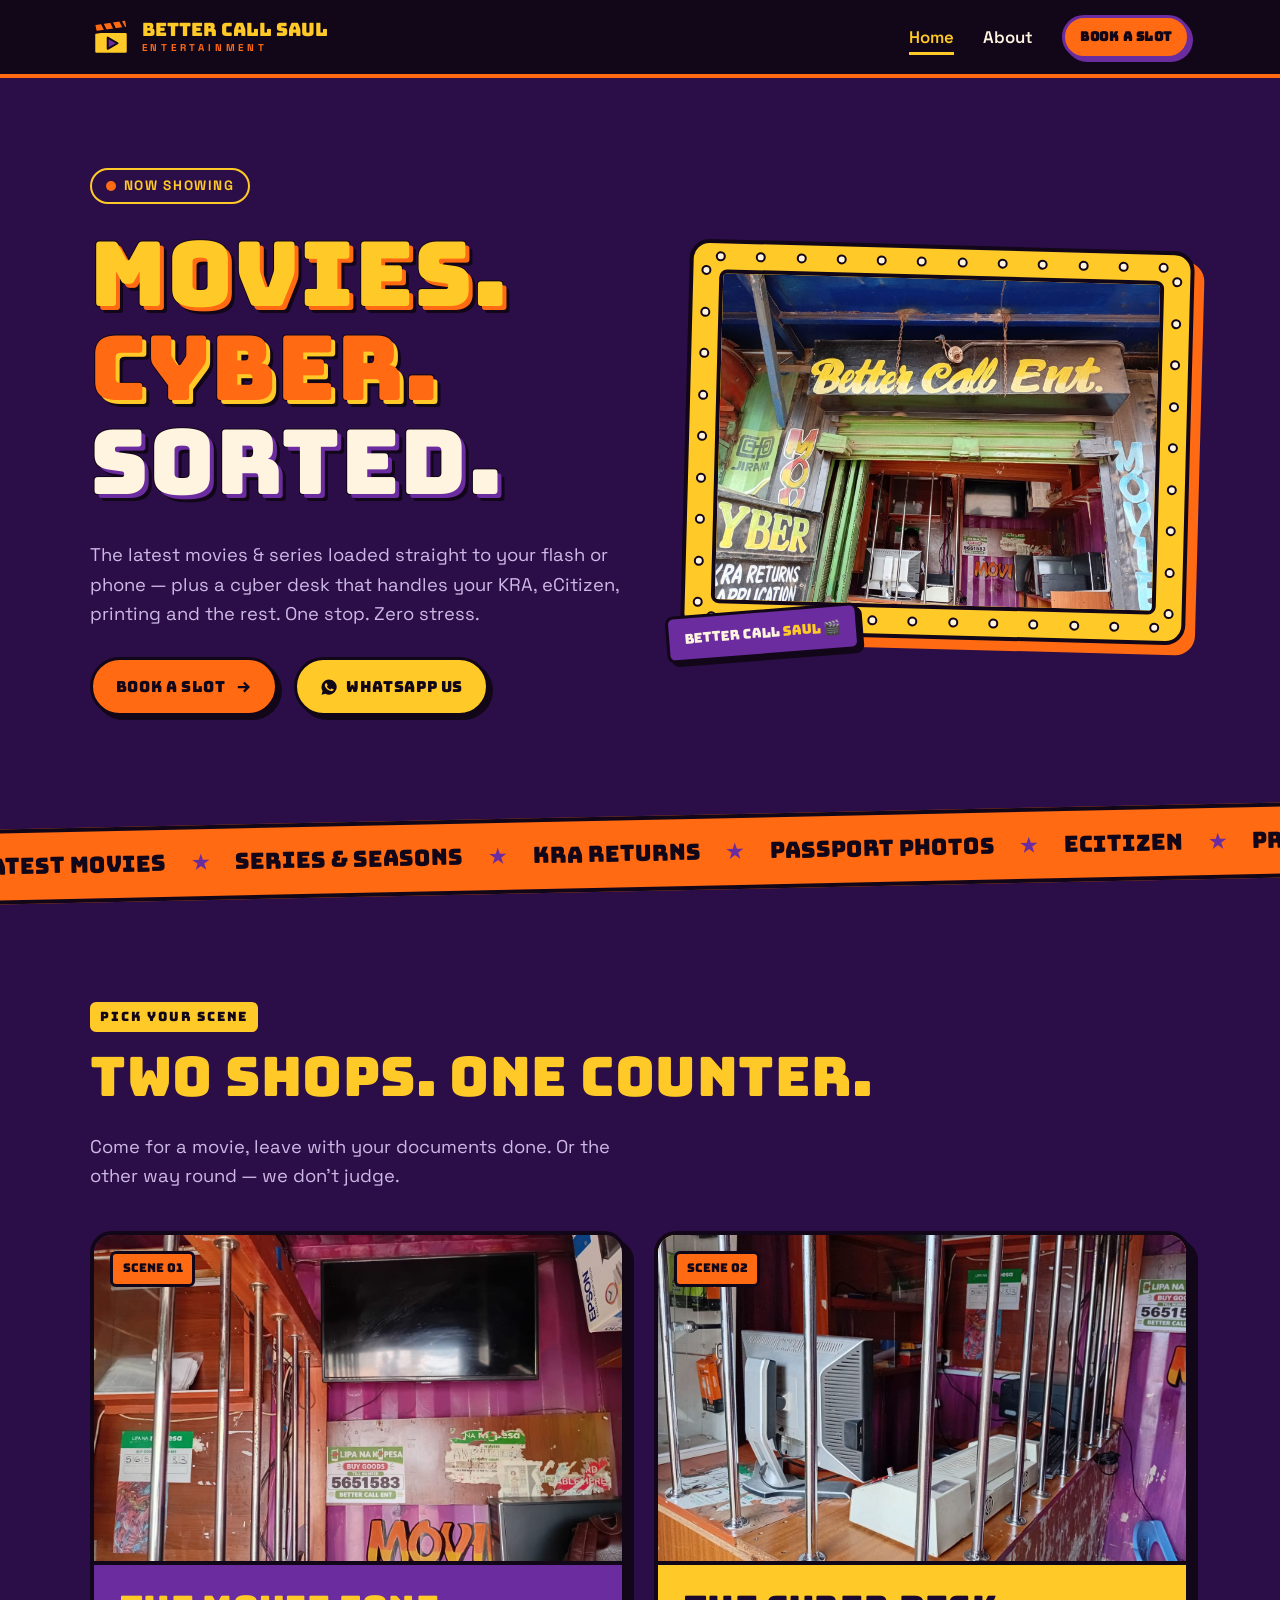
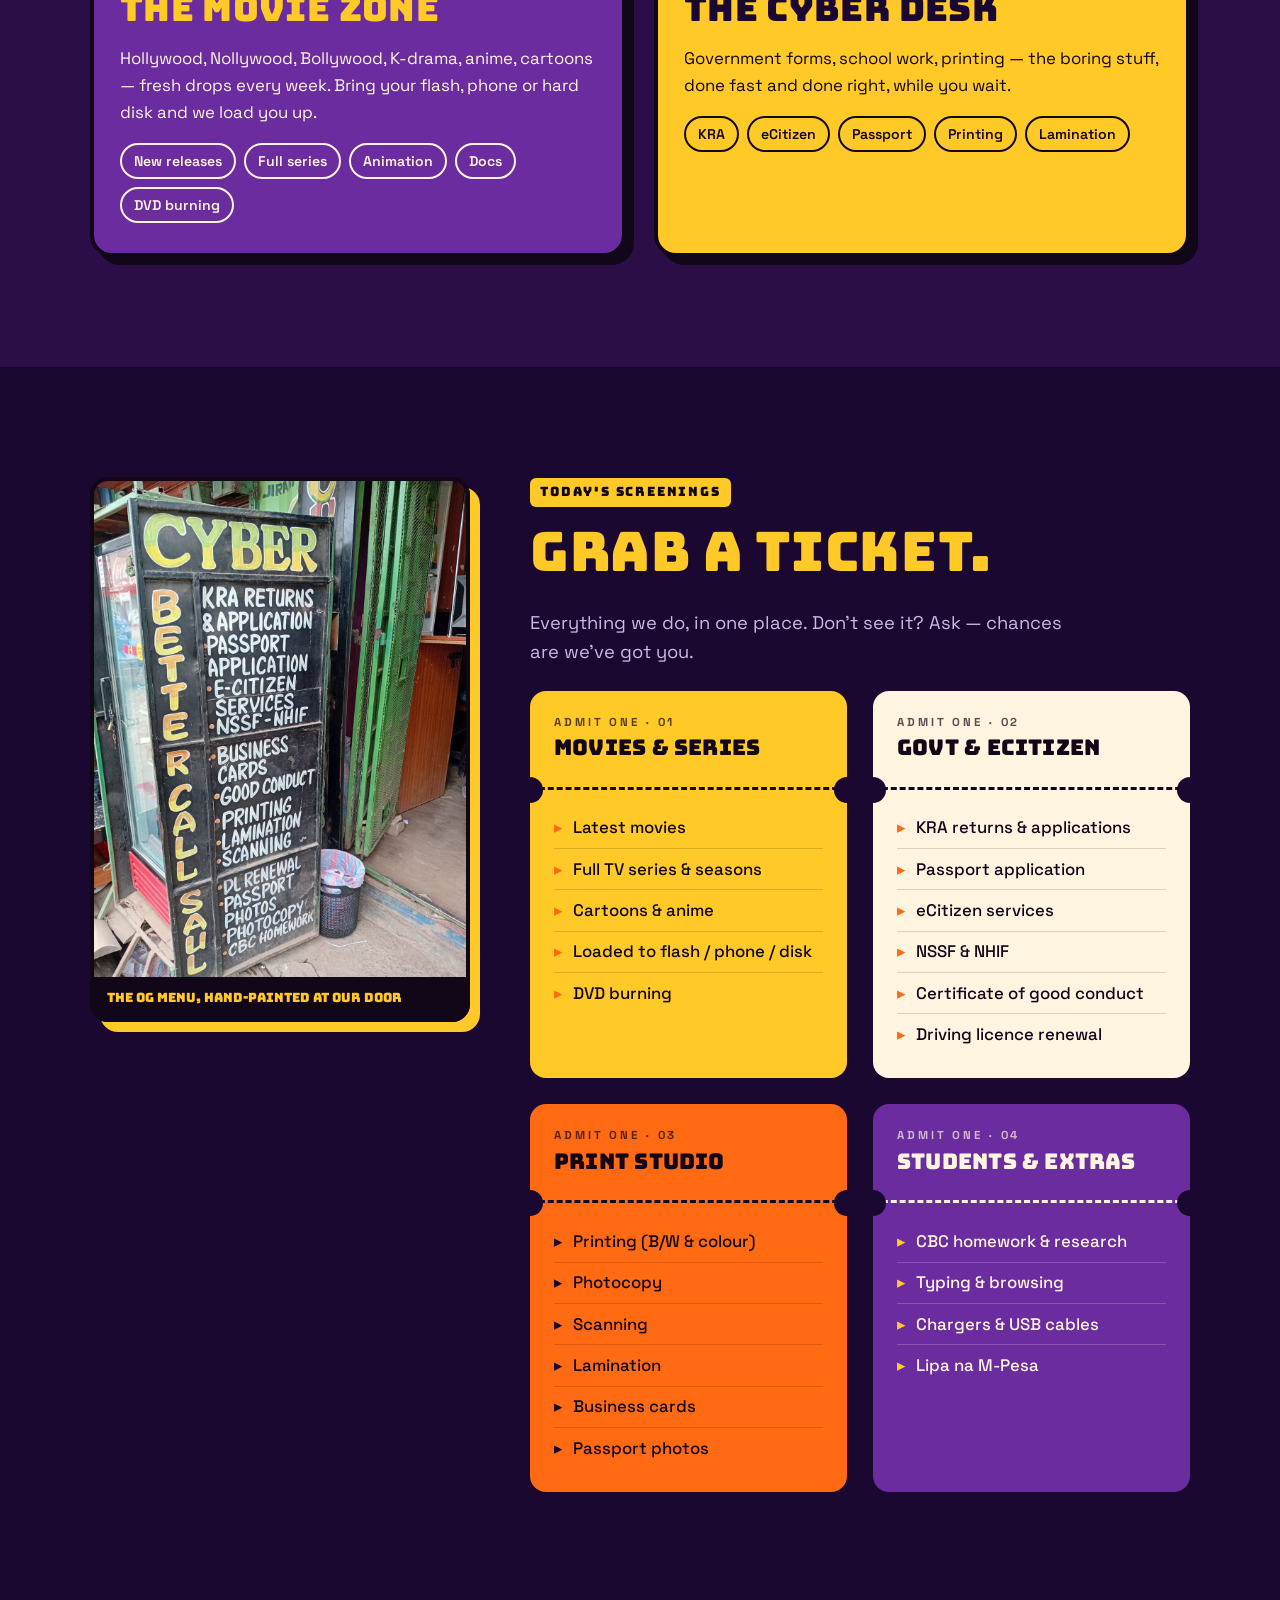
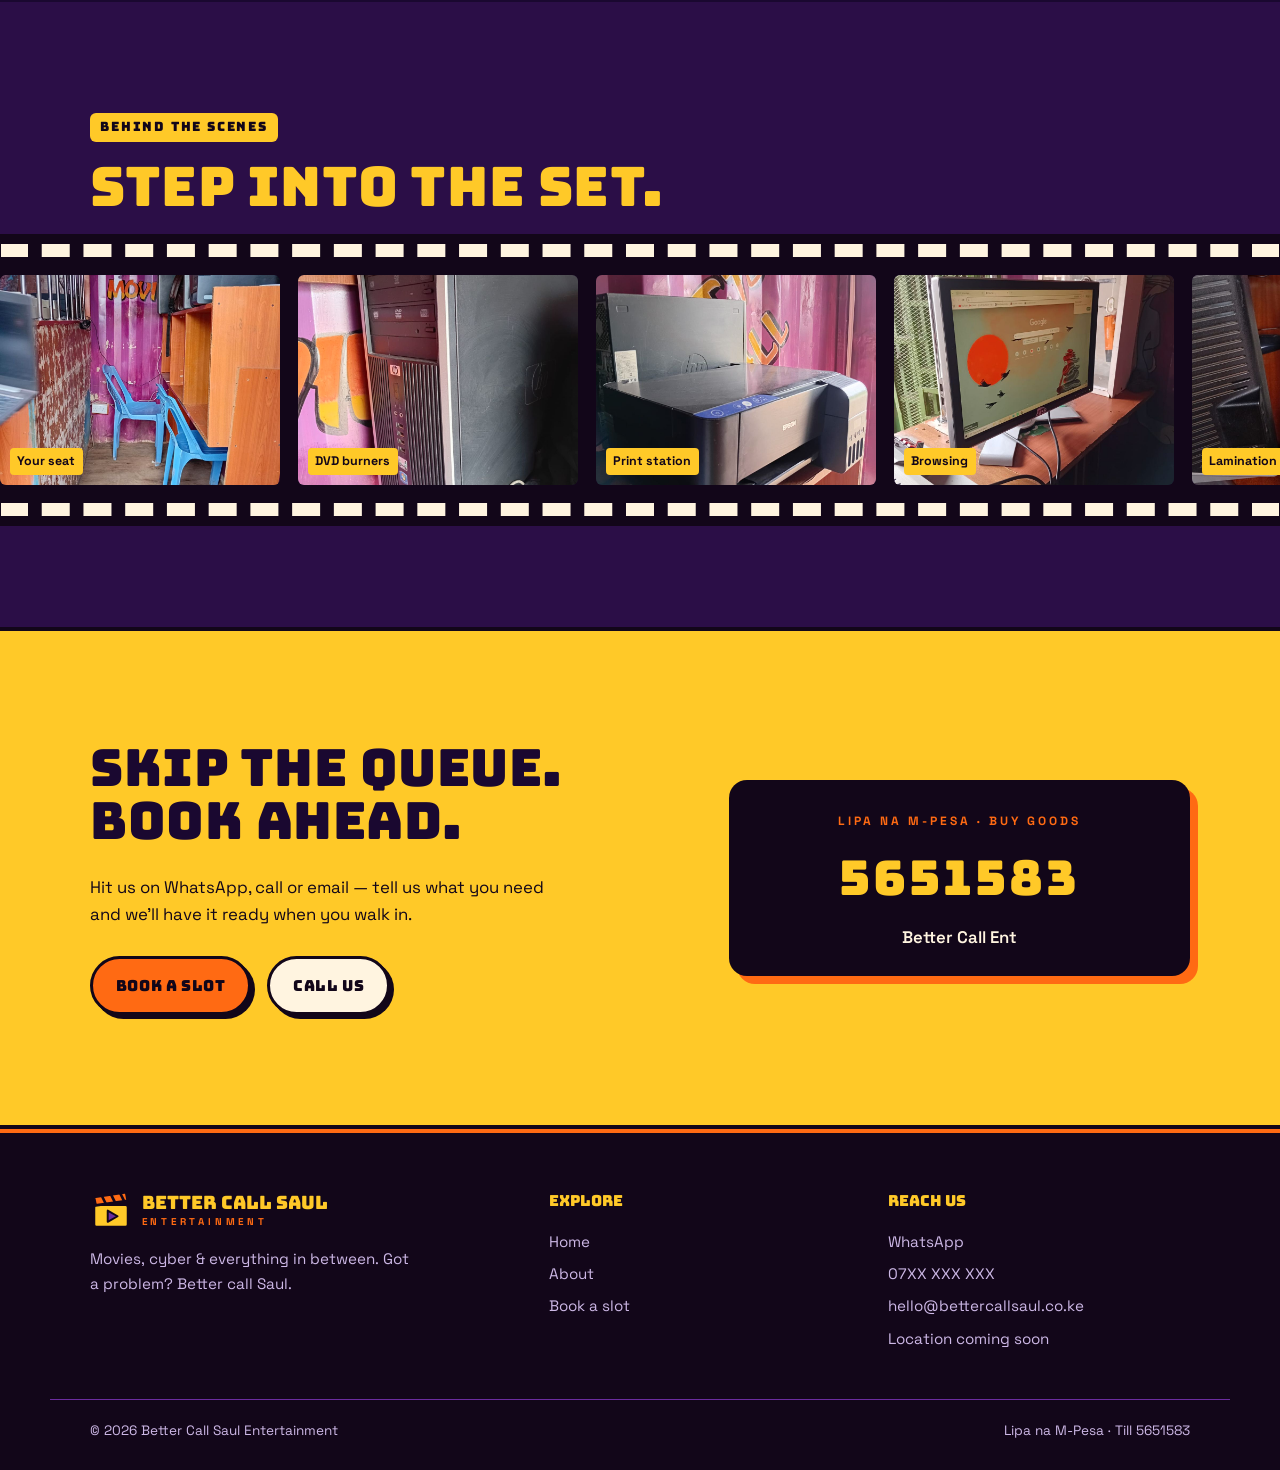
<file: index.html>
<!DOCTYPE html>
<html lang="en">
<head>
  <meta charset="UTF-8">
  <meta name="viewport" content="width=device-width, initial-scale=1.0">
  <title>Better Call Saul Entertainment | Movies & Cyber</title>
  <meta name="description" content="Better Call Saul Entertainment — your movie shop and cyber café. Latest movies & series, KRA, eCitizen, passports, printing, lamination and more.">
  <meta name="theme-color" content="#120619">
  <link rel="icon" href="data:image/svg+xml,<svg xmlns='http://www.w3.org/2000/svg' viewBox='0 0 64 64'><rect x='6' y='22' width='52' height='36' rx='4' fill='%23FFC928' stroke='%23120619' stroke-width='4'/><path d='M6 10l50-6 2 14-50 6z' fill='%23FF6A13' stroke='%23120619' stroke-width='4' stroke-linejoin='round'/></svg>">
  <link rel="preconnect" href="https://fonts.googleapis.com">
  <link rel="preconnect" href="https://fonts.gstatic.com" crossorigin>
  <link href="https://fonts.googleapis.com/css2?family=Bungee&family=Space+Grotesk:wght@400;500;600;700&display=swap" rel="stylesheet">
  <link rel="stylesheet" href="main.css">
</head>
<body>
  <div class="intro" aria-hidden="true">
    <div class="leader"><span class="sweep"></span><b>3</b></div>
    <small>TAP TO SKIP</small>
  </div>

  <header class="site-header">
    <nav class="wrap nav" aria-label="Main">
      <a href="index.html" class="logo" aria-label="Better Call Saul Entertainment home">
        <svg class="logo-mark" viewBox="0 0 64 64" aria-hidden="true">
          <rect x="6" y="24" width="52" height="34" rx="4" fill="#FFC928" stroke="#120619" stroke-width="4"/>
          <path d="M6 12 L55 5 L57.5 18 L8.5 25 Z" fill="#FF6A13" stroke="#120619" stroke-width="4" stroke-linejoin="round"/>
          <path d="M18 10.3 L24 22.5 M32 8.3 L38 20.5 M46 6.3 L52 18.5" stroke="#120619" stroke-width="4"/>
          <path d="M27 33 L27 50 L42 41.5 Z" fill="#6A2C9E" stroke="#120619" stroke-width="3" stroke-linejoin="round"/>
        </svg>
        <span class="logo-text"><strong>Better Call Saul</strong><span>ENTERTAINMENT</span></span>
      </a>
      <button class="nav-toggle" aria-label="Open menu" aria-expanded="false"><span></span><span></span><span></span></button>
      <ul class="nav-links">
        <li><a href="index.html" aria-current="page">Home</a></li>
        <li><a href="about.html">About</a></li>
        <li><a href="reservation.html" class="btn btn-orange">Book a slot</a></li>
      </ul>
    </nav>
  </header>

  <main>
    <!-- HERO -->
    <section class="hero">
      <div class="wrap hero-grid">
        <div class="reveal">
          <span class="live-badge"><i></i>Now showing</span>
          <h1 class="graffiti">
            <span class="line">Movies.</span>
            <span class="line l2">Cyber.</span>
            <span class="line l3">Sorted.</span>
          </h1>
          <p class="lead">The latest movies &amp; series loaded straight to your flash or phone — plus a cyber desk that handles your KRA, eCitizen, printing and the rest. One stop. Zero stress.</p>
          <div class="hero-actions">
            <a href="reservation.html" class="btn btn-orange">Book a slot
              <svg viewBox="0 0 24 24" fill="none" stroke="currentColor" stroke-width="3"><path d="M5 12h14M13 6l6 6-6 6"/></svg>
            </a>
            <a href="#" data-wa class="btn btn-yellow">
              <svg viewBox="0 0 24 24" fill="currentColor"><path d="M12 2a10 10 0 0 0-8.6 15.1L2 22l5-1.3A10 10 0 1 0 12 2zm5.3 14.1c-.2.6-1.3 1.2-1.8 1.2-.5.1-1 .2-3.3-.7-2.8-1.1-4.5-3.9-4.7-4.1-.1-.2-1.1-1.5-1.1-2.9 0-1.4.7-2 1-2.3.2-.3.5-.3.7-.3h.5c.2 0 .4 0 .6.5l.8 2c.1.2.1.4 0 .5l-.3.5-.4.4c-.1.2-.3.3-.1.6.2.3.8 1.3 1.7 2.1 1.2 1 2.1 1.3 2.4 1.5.3.1.5.1.6-.1l.9-1.1c.2-.3.4-.2.7-.1l1.9.9c.3.1.5.2.5.3.1.2.1.8-.1 1.4z"/></svg>
              WhatsApp us
            </a>
          </div>
        </div>

        <div class="hero-media reveal d2">
          <div class="marquee-frame">
            <div class="bulbs top"></div><div class="bulbs bottom"></div>
            <div class="bulbs left"></div><div class="bulbs right"></div>
            <img src="images/bcs-01-storefront-sign.jpg" alt="The Better Call Ent. shop front with its yellow hand-painted sign and green shutter" width="1400" height="1050">
            <span class="ticket-tag">Better call <b>Saul</b> 🎬</span>
          </div>
        </div>
      </div>
    </section>

    <!-- TICKER -->
    <div class="ticker" aria-label="Our services">
      <div class="ticker-track">
        <span>Latest movies</span><span>Series &amp; seasons</span><span>KRA returns</span><span>Passport photos</span><span>eCitizen</span><span>Printing</span><span>Lamination</span><span>Good conduct</span><span>DL renewal</span><span>CBC homework</span><span>Phone accessories</span>
      </div>
    </div>

    <!-- PICK YOUR SCENE -->
    <section class="section">
      <div class="wrap">
        <span class="eyebrow reveal">Pick your scene</span>
        <h2 class="section-title reveal">Two shops. One counter.</h2>
        <p class="lead reveal">Come for a movie, leave with your documents done. Or the other way round — we don't judge.</p>

        <div class="scenes">
          <article class="scene scene-movie reveal">
            <span class="tag">Scene 01</span>
            <div class="scene-img"><img src="images/bcs-03-tv-mpesa-movie-wall.jpg" alt="Inside the shop: wall-mounted TV above the painted MOVIES graffiti and the M-Pesa till sign" loading="lazy" width="1400" height="1050"></div>
            <div class="scene-body">
              <h3>The Movie Zone</h3>
              <p>Hollywood, Nollywood, Bollywood, K-drama, anime, cartoons — fresh drops every week. Bring your flash, phone or hard disk and we load you up.</p>
              <ul class="chip-list">
                <li>New releases</li><li>Full series</li><li>Animation</li><li>Docs</li><li>DVD burning</li>
              </ul>
            </div>
          </article>

          <article class="scene scene-cyber reveal d2">
            <span class="tag">Scene 02</span>
            <div class="scene-img"><img src="images/bcs-06-front-counter.jpg" alt="The cyber desk counter with a computer monitor, laminator and phone accessory display" loading="lazy" width="1400" height="1050"></div>
            <div class="scene-body">
              <h3>The Cyber Desk</h3>
              <p>Government forms, school work, printing — the boring stuff, done fast and done right, while you wait.</p>
              <ul class="chip-list">
                <li>KRA</li><li>eCitizen</li><li>Passport</li><li>Printing</li><li>Lamination</li>
              </ul>
            </div>
          </article>
        </div>
      </div>
    </section>

    <!-- FULL SERVICE MENU -->
    <section class="section" style="background: var(--purple-ink);" id="services">
      <div class="wrap board-split">
        <figure class="board-photo reveal" style="margin:0">
          <img src="images/bcs-02-cyber-services-board.jpg" alt="Hand-painted Better Call Saul cyber board listing KRA returns, passport application, eCitizen, NSSF-NHIF, business cards, good conduct, printing, lamination, scanning, DL renewal, passport photos, photocopy and CBC homework" loading="lazy" width="1050" height="1400">
          <figcaption>The OG menu, hand-painted at our door</figcaption>
        </figure>

        <div>
          <span class="eyebrow reveal">Today's screenings</span>
          <h2 class="section-title reveal">Grab a ticket.</h2>
          <p class="lead reveal">Everything we do, in one place. Don't see it? Ask — chances are we've got you.</p>

          <div class="tickets">
            <article class="ticket t-yellow reveal">
              <div class="ticket-head"><small>ADMIT ONE · 01</small><h3>Movies &amp; Series</h3></div>
              <ul>
                <li>Latest movies</li>
                <li>Full TV series &amp; seasons</li>
                <li>Cartoons &amp; anime</li>
                <li>Loaded to flash / phone / disk</li>
                <li>DVD burning</li>
              </ul>
            </article>

            <article class="ticket reveal d1">
              <div class="ticket-head"><small>ADMIT ONE · 02</small><h3>Govt &amp; eCitizen</h3></div>
              <ul>
                <li>KRA returns &amp; applications</li>
                <li>Passport application</li>
                <li>eCitizen services</li>
                <li>NSSF &amp; NHIF</li>
                <li>Certificate of good conduct</li>
                <li>Driving licence renewal</li>
              </ul>
            </article>

            <article class="ticket t-orange reveal d2">
              <div class="ticket-head"><small>ADMIT ONE · 03</small><h3>Print Studio</h3></div>
              <ul>
                <li>Printing (B/W &amp; colour)</li>
                <li>Photocopy</li>
                <li>Scanning</li>
                <li>Lamination</li>
                <li>Business cards</li>
                <li>Passport photos</li>
              </ul>
            </article>

            <article class="ticket t-purple reveal d3">
              <div class="ticket-head"><small>ADMIT ONE · 04</small><h3>Students &amp; Extras</h3></div>
              <ul>
                <li>CBC homework &amp; research</li>
                <li>Typing &amp; browsing</li>
                <li>Chargers &amp; USB cables</li>
                <li>Lipa na M-Pesa</li>
              </ul>
            </article>
          </div>
        </div>
      </div>
    </section>

    <!-- FILMSTRIP GALLERY -->
    <section class="section" style="padding-bottom: 0;">
      <div class="wrap">
        <span class="eyebrow reveal">Behind the scenes</span>
        <h2 class="section-title reveal">Step into the set.</h2>
      </div>
    </section>
    <div class="filmstrip" aria-label="Photos of the shop">
      <div class="film-track">
        <figure class="frame"><img src="images/bcs-05-interior-seating.jpg" alt="Inside the shop: blue chairs at the computer workstations" loading="lazy"><figcaption>Your seat</figcaption></figure>
        <figure class="frame"><img src="images/bcs-04-dvd-burner-tower.jpg" alt="HP desktop tower with two DVD writer drives" loading="lazy"><figcaption>DVD burners</figcaption></figure>
        <figure class="frame"><img src="images/bcs-09-epson-printer-graffiti.jpg" alt="Epson ink-tank printer in front of the Better Call graffiti" loading="lazy"><figcaption>Print station</figcaption></figure>
        <figure class="frame"><img src="images/bcs-07-browsing-station.jpg" alt="Computer monitor open on Google at the browsing station" loading="lazy"><figcaption>Browsing</figcaption></figure>
        <figure class="frame"><img src="images/bcs-11-laminator-closeup.jpg" alt="Close-up of the laminator machine on the counter" loading="lazy"><figcaption>Lamination</figcaption></figure>
        <figure class="frame"><img src="images/bcs-08-accessories-cabinet.jpg" alt="Glass cabinet with fast chargers and USB cables" loading="lazy"><figcaption>Accessories</figcaption></figure>
        <figure class="frame"><img src="images/bcs-14-tom-jerry-mural-shelves.jpg" alt="Tom and Jerry mural painted on the purple wall under wooden shelves" loading="lazy"><figcaption>Tom &amp; Jerry vibes</figcaption></figure>
        <figure class="frame"><img src="images/bcs-12-laptop-workstation.jpg" alt="Laptop and monitor set up in a workstation booth" loading="lazy"><figcaption>Workstation</figcaption></figure>
        <figure class="frame"><img src="images/bcs-10-printer-paper-ready.jpg" alt="Printer loaded with paper beside the painted MOVIES lettering" loading="lazy"><figcaption>Ready to print</figcaption></figure>
      </div>
    </div>

    <!-- CTA / M-PESA -->
    <section class="section cta-band" style="margin-top: clamp(64px, 9vw, 110px);">
      <div class="wrap cta-grid">
        <div class="reveal">
          <h2>Skip the queue.<br>Book ahead.</h2>
          <p style="max-width: 44ch;">Hit us on WhatsApp, call or email — tell us what you need and we'll have it ready when you walk in.</p>
          <div class="hero-actions">
            <a href="reservation.html" class="btn btn-orange">Book a slot</a>
            <a href="#" data-call class="btn btn-ghost">Call us</a>
          </div>
        </div>
        <div class="till reveal d2">
          <small>LIPA NA M-PESA · BUY GOODS</small>
          <strong>5651583</strong>
          <span>Better Call Ent</span>
        </div>
      </div>
    </section>
  </main>

  <footer class="site-footer">
    <div class="wrap footer-grid">
      <div>
        <a href="index.html" class="logo">
          <svg class="logo-mark" viewBox="0 0 64 64" aria-hidden="true">
            <rect x="6" y="24" width="52" height="34" rx="4" fill="#FFC928" stroke="#120619" stroke-width="4"/>
            <path d="M6 12 L55 5 L57.5 18 L8.5 25 Z" fill="#FF6A13" stroke="#120619" stroke-width="4" stroke-linejoin="round"/>
            <path d="M18 10.3 L24 22.5 M32 8.3 L38 20.5 M46 6.3 L52 18.5" stroke="#120619" stroke-width="4"/>
            <path d="M27 33 L27 50 L42 41.5 Z" fill="#6A2C9E" stroke="#120619" stroke-width="3" stroke-linejoin="round"/>
          </svg>
          <span class="logo-text"><strong>Better Call Saul</strong><span>ENTERTAINMENT</span></span>
        </a>
        <p class="footer-tag">Movies, cyber &amp; everything in between. Got a problem? Better call Saul.</p>
      </div>
      <div>
        <h4>Explore</h4>
        <ul>
          <li><a href="index.html">Home</a></li>
          <li><a href="about.html">About</a></li>
          <li><a href="reservation.html">Book a slot</a></li>
        </ul>
      </div>
      <div>
        <h4>Reach us</h4>
        <ul>
          <li><a href="#" data-wa>WhatsApp</a></li>
          <li><a href="#" data-call data-text="phone">07XX XXX XXX</a></li>
          <li><a href="#" data-mail data-text="email">hello@bettercallsaul.co.ke</a></li>
          <li data-text="location" style="color: var(--muted);">Location coming soon</li>
        </ul>
      </div>
    </div>
    <div class="wrap footer-bottom">
      <span>© <span data-text="year">2026</span> Better Call Saul Entertainment</span>
      <span>Lipa na M-Pesa · Till 5651583</span>
    </div>
  </footer>

  <script src="main.js"></script>
</body>
</html>
</file>
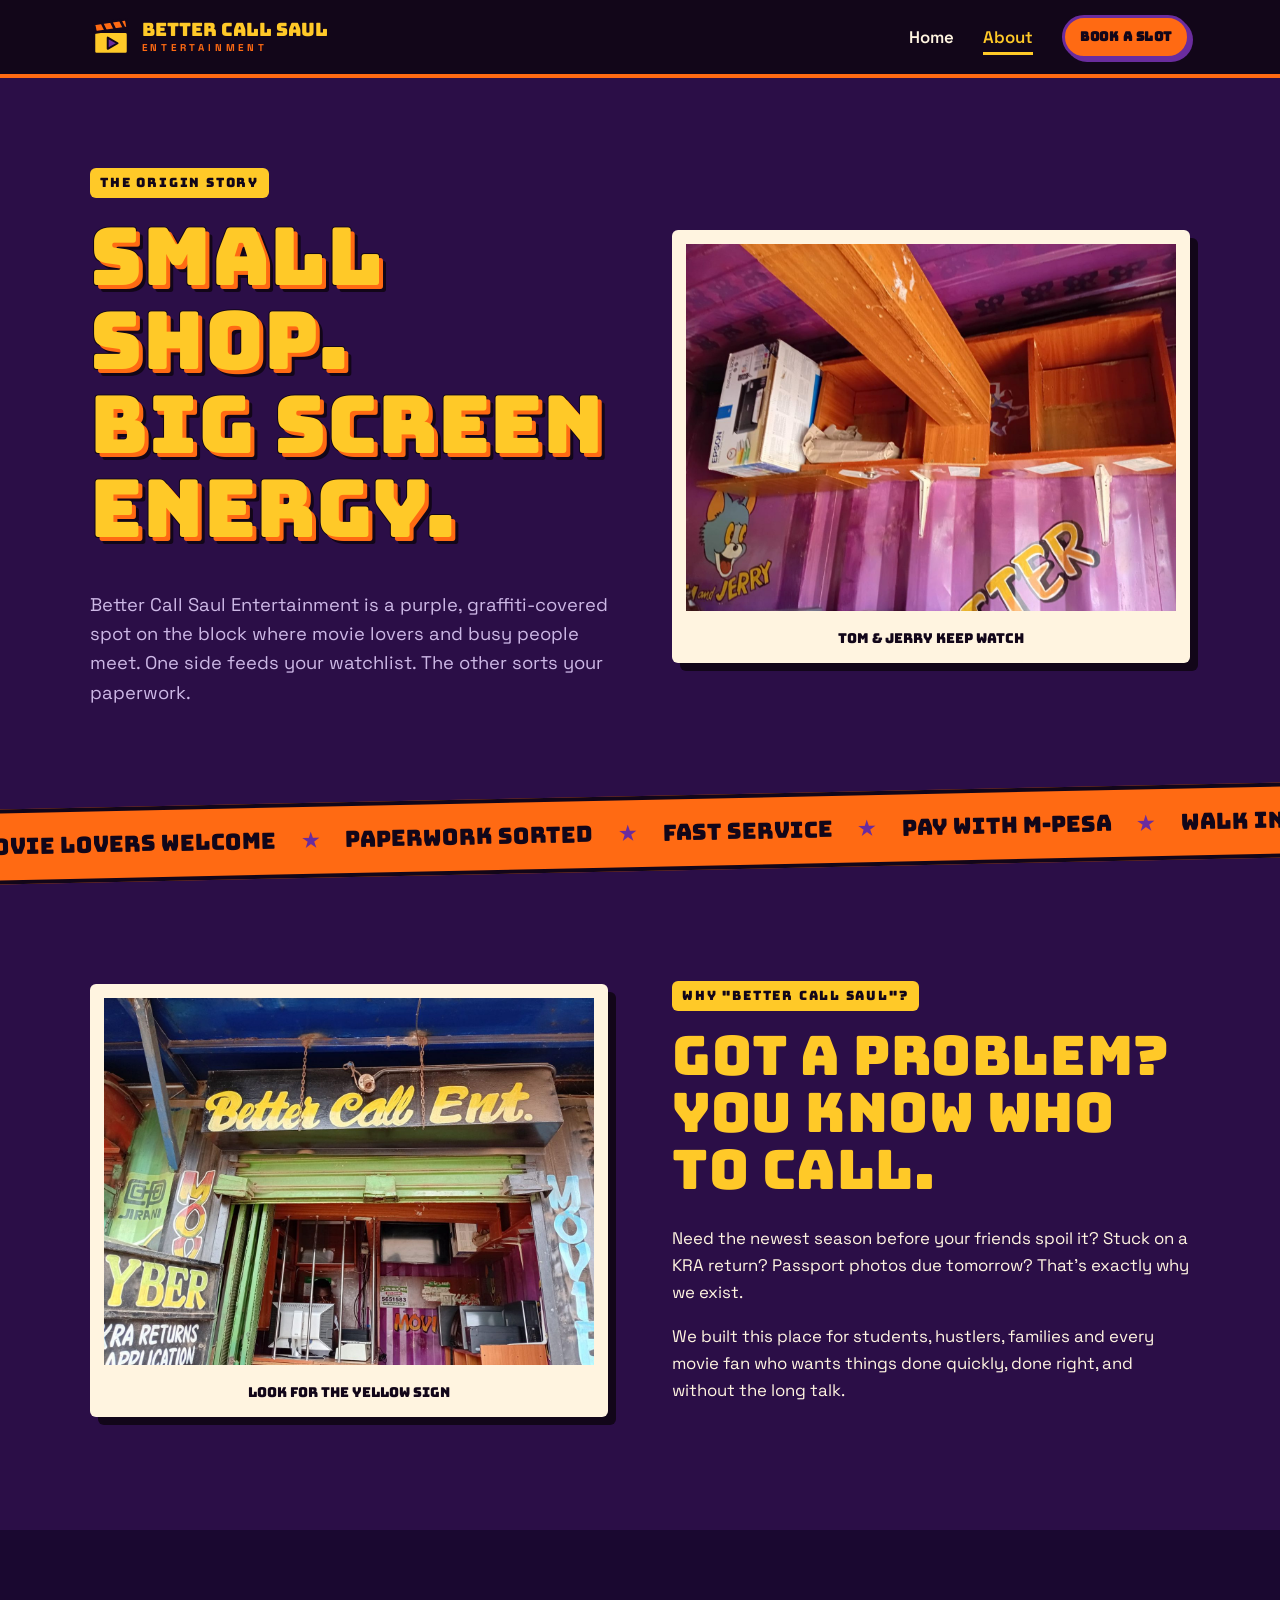
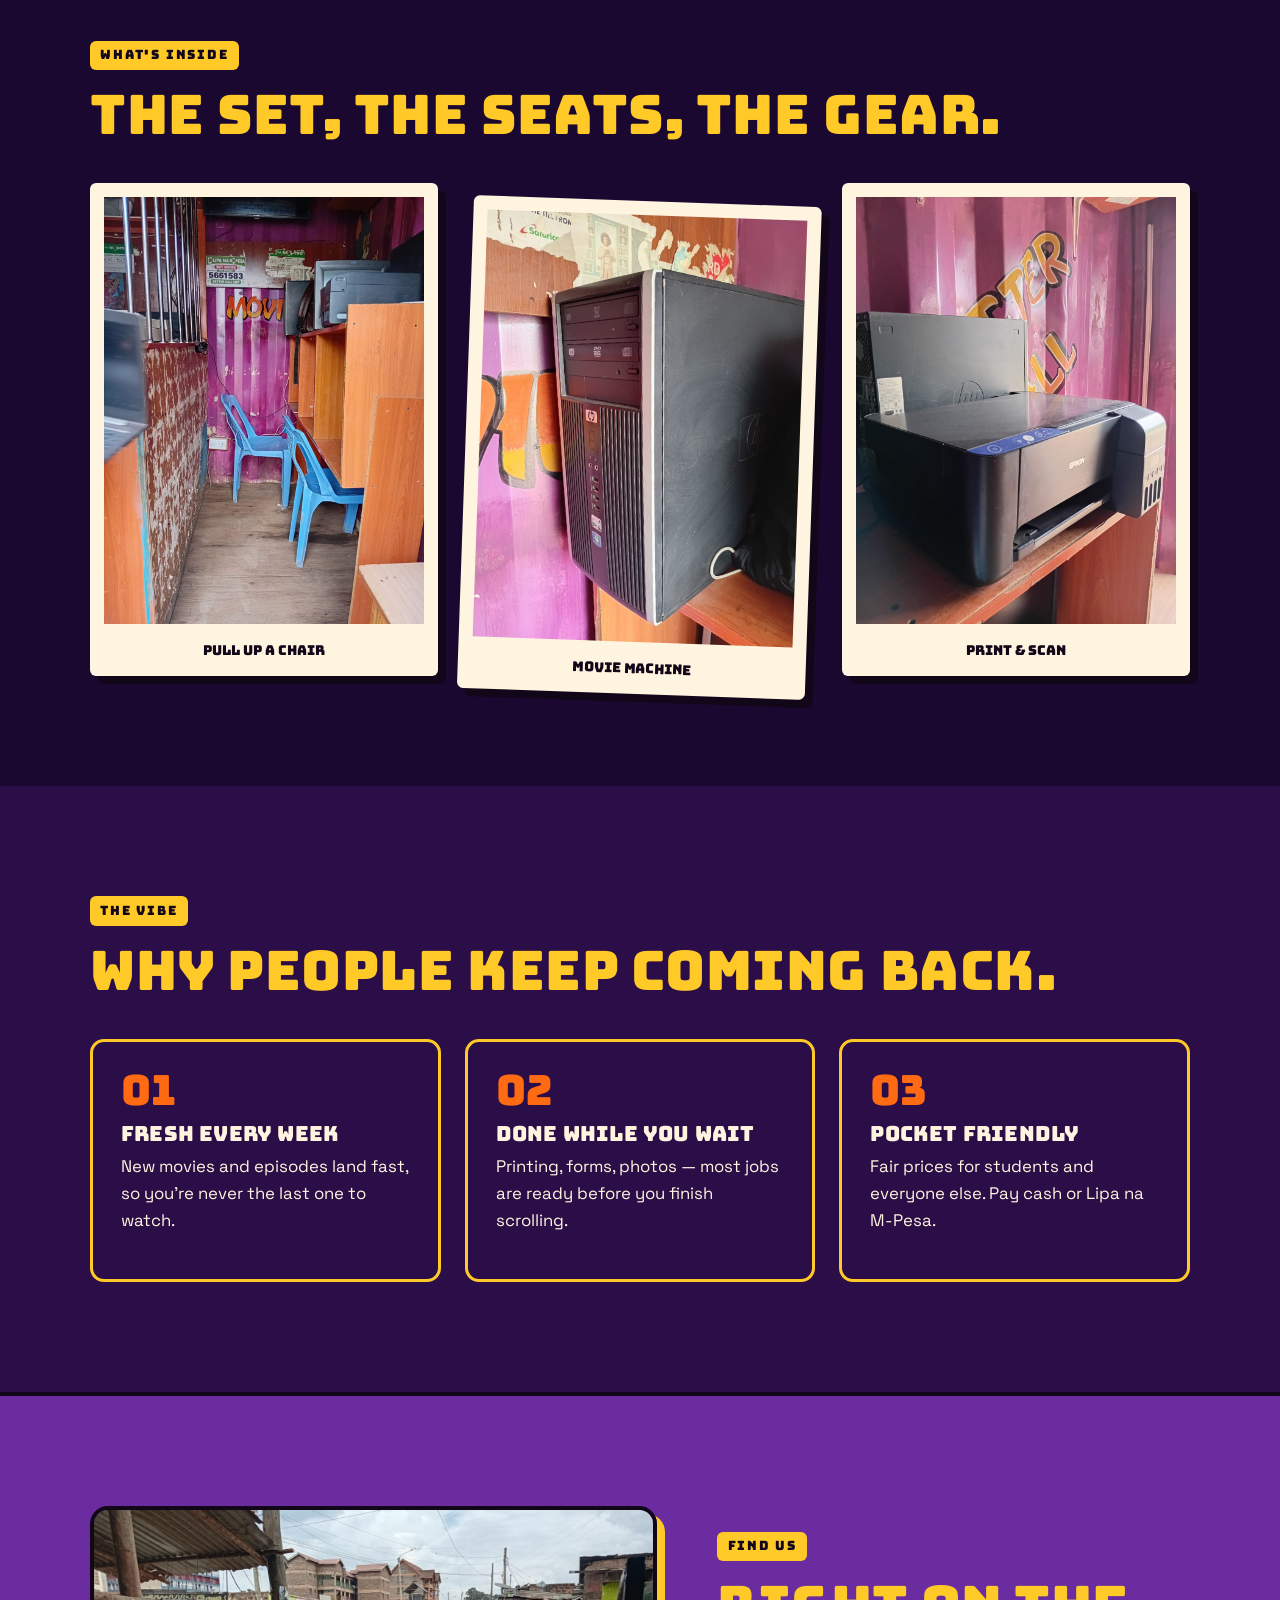
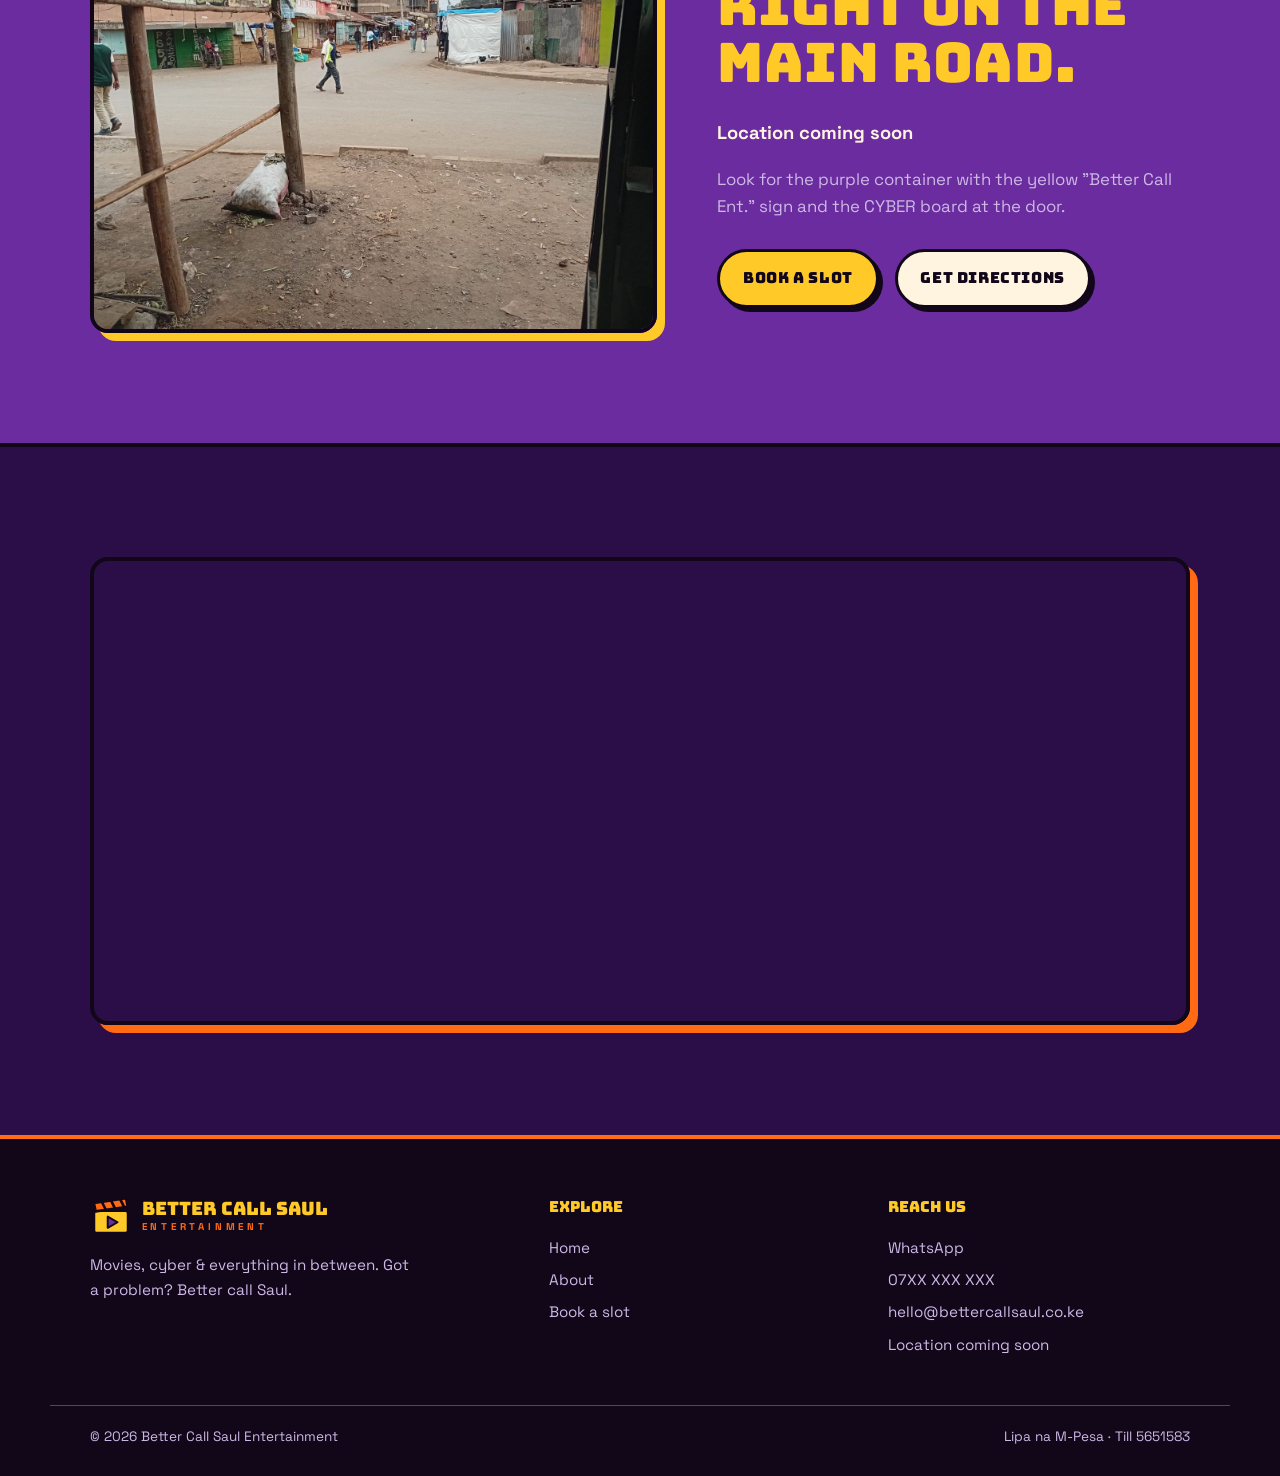
<file: about.html>
<!DOCTYPE html>
<html lang="en">
<head>
  <meta charset="UTF-8">
  <meta name="viewport" content="width=device-width, initial-scale=1.0">
  <title>About | Better Call Saul Entertainment</title>
  <meta name="description" content="The story behind Better Call Saul Entertainment — the purple movie shop & cyber café on the block.">
  <meta name="theme-color" content="#120619">
  <link rel="icon" href="data:image/svg+xml,<svg xmlns='http://www.w3.org/2000/svg' viewBox='0 0 64 64'><rect x='6' y='22' width='52' height='36' rx='4' fill='%23FFC928' stroke='%23120619' stroke-width='4'/><path d='M6 10l50-6 2 14-50 6z' fill='%23FF6A13' stroke='%23120619' stroke-width='4' stroke-linejoin='round'/></svg>">
  <link rel="preconnect" href="https://fonts.googleapis.com">
  <link rel="preconnect" href="https://fonts.gstatic.com" crossorigin>
  <link href="https://fonts.googleapis.com/css2?family=Bungee&family=Space+Grotesk:wght@400;500;600;700&display=swap" rel="stylesheet">
  <link rel="stylesheet" href="main.css">
</head>
<body>

  <header class="site-header">
    <nav class="wrap nav" aria-label="Main">
      <a href="index.html" class="logo" aria-label="Better Call Saul Entertainment home">
        <svg class="logo-mark" viewBox="0 0 64 64" aria-hidden="true">
          <rect x="6" y="24" width="52" height="34" rx="4" fill="#FFC928" stroke="#120619" stroke-width="4"/>
          <path d="M6 12 L55 5 L57.5 18 L8.5 25 Z" fill="#FF6A13" stroke="#120619" stroke-width="4" stroke-linejoin="round"/>
          <path d="M18 10.3 L24 22.5 M32 8.3 L38 20.5 M46 6.3 L52 18.5" stroke="#120619" stroke-width="4"/>
          <path d="M27 33 L27 50 L42 41.5 Z" fill="#6A2C9E" stroke="#120619" stroke-width="3" stroke-linejoin="round"/>
        </svg>
        <span class="logo-text"><strong>Better Call Saul</strong><span>ENTERTAINMENT</span></span>
      </a>
      <button class="nav-toggle" aria-label="Open menu" aria-expanded="false"><span></span><span></span><span></span></button>
      <ul class="nav-links">
        <li><a href="index.html">Home</a></li>
        <li><a href="about.html" aria-current="page">About</a></li>
        <li><a href="reservation.html" class="btn btn-orange">Book a slot</a></li>
      </ul>
    </nav>
  </header>

  <main>
    <section class="page-hero">
      <div class="wrap story-grid">
        <div class="reveal">
          <span class="eyebrow">The origin story</span>
          <h1 class="graffiti">Small shop.<br>Big screen energy.</h1>
          <p class="lead">Better Call Saul Entertainment is a purple, graffiti-covered spot on the block where movie lovers and busy people meet. One side feeds your watchlist. The other sorts your paperwork.</p>
        </div>
        <figure class="polaroid tilt-r reveal d2" style="margin:0">
          <img src="images/bcs-14-tom-jerry-mural-shelves.jpg" alt="Tom and Jerry mural and hand-painted BETTER lettering on the purple shop wall" width="1400" height="1050">
          <figcaption>Tom &amp; Jerry keep watch</figcaption>
        </figure>
      </div>
    </section>

    <div class="ticker" aria-hidden="true">
      <div class="ticker-track">
        <span>Movie lovers welcome</span><span>Paperwork sorted</span><span>Fast service</span><span>Pay with M-Pesa</span><span>Walk in or book ahead</span>
      </div>
    </div>

    <section class="section">
      <div class="wrap story-grid">
        <figure class="polaroid reveal" style="margin:0">
          <img src="images/bcs-01-storefront-sign.jpg" alt="Better Call Ent. shop front with the yellow script sign" loading="lazy" width="1400" height="1050">
          <figcaption>Look for the yellow sign</figcaption>
        </figure>
        <div class="reveal d2">
          <span class="eyebrow">Why "Better Call Saul"?</span>
          <h2 class="section-title">Got a problem? You know who to call.</h2>
          <p>Need the newest season before your friends spoil it? Stuck on a KRA return? Passport photos due tomorrow? That's exactly why we exist.</p>
          <p>We built this place for students, hustlers, families and every movie fan who wants things done quickly, done right, and without the long talk.</p>
        </div>
      </div>
    </section>

    <section class="section" style="background: var(--purple-ink);">
      <div class="wrap">
        <span class="eyebrow reveal">What's inside</span>
        <h2 class="section-title reveal">The set, the seats, the gear.</h2>
        <div class="inside-grid">
          <figure class="polaroid reveal" style="margin:0">
            <img src="images/bcs-05-interior-seating.jpg" alt="Blue chairs lined up at the computer desks inside the shop" loading="lazy" width="1050" height="1400">
            <figcaption>Pull up a chair</figcaption>
          </figure>
          <figure class="polaroid reveal d1" style="margin:0">
            <img src="images/bcs-04-dvd-burner-tower.jpg" alt="Desktop computer with two DVD writer drives against the painted wall" loading="lazy" width="1050" height="1400">
            <figcaption>Movie machine</figcaption>
          </figure>
          <figure class="polaroid reveal d2" style="margin:0">
            <img src="images/bcs-09-epson-printer-graffiti.jpg" alt="Epson printer and computer in front of the BETTER CALL graffiti" loading="lazy" width="1050" height="1400">
            <figcaption>Print &amp; scan</figcaption>
          </figure>
        </div>
      </div>
    </section>

    <section class="section">
      <div class="wrap">
        <span class="eyebrow reveal">The vibe</span>
        <h2 class="section-title reveal">Why people keep coming back.</h2>
        <div class="why">
          <div class="why-card reveal">
            <span class="num">01</span>
            <h3>Fresh every week</h3>
            <p>New movies and episodes land fast, so you're never the last one to watch.</p>
          </div>
          <div class="why-card reveal d1">
            <span class="num">02</span>
            <h3>Done while you wait</h3>
            <p>Printing, forms, photos — most jobs are ready before you finish scrolling.</p>
          </div>
          <div class="why-card reveal d2">
            <span class="num">03</span>
            <h3>Pocket friendly</h3>
            <p>Fair prices for students and everyone else. Pay cash or Lipa na M-Pesa.</p>
          </div>
        </div>
      </div>
    </section>

    <section class="section find-us">
      <div class="wrap find-grid">
        <div class="photo reveal">
          <img src="images/bcs-17-street-view-location.jpg" alt="Street view from the shop door looking out at the road and neighbouring shops" loading="lazy" width="1400" height="1050">
        </div>
        <div class="reveal d2">
          <span class="eyebrow">Find us</span>
          <h2 class="section-title">Right on the main road.</h2>
          <p data-text="location" style="font-weight:700; font-size:1.15rem;">Location coming soon</p>
          <p style="color: var(--muted);">Look for the purple container with the yellow "Better Call Ent." sign and the CYBER board at the door.</p>
          <div class="hero-actions">
            <a href="reservation.html" class="btn btn-yellow">Book a slot</a>
            <a href="https://www.google.com/maps/dir/?api=1&amp;destination=-1.2900293,36.749903" target="_blank" rel="noopener" class="btn btn-ghost">Get directions</a>
          </div>
        </div>
      </div>
    </section>

    <section class="section map-section">
      <div class="wrap">
        <div class="map-frame reveal">
          <iframe src="https://maps.google.com/maps?q=-1.2900293,36.749903&amp;z=18&amp;output=embed" title="Map showing Better Call Saul Entertainment" loading="lazy" referrerpolicy="no-referrer-when-downgrade" allowfullscreen></iframe>
        </div>
      </div>
    </section>
  </main>

  <footer class="site-footer">
    <div class="wrap footer-grid">
      <div>
        <a href="index.html" class="logo">
          <svg class="logo-mark" viewBox="0 0 64 64" aria-hidden="true">
            <rect x="6" y="24" width="52" height="34" rx="4" fill="#FFC928" stroke="#120619" stroke-width="4"/>
            <path d="M6 12 L55 5 L57.5 18 L8.5 25 Z" fill="#FF6A13" stroke="#120619" stroke-width="4" stroke-linejoin="round"/>
            <path d="M18 10.3 L24 22.5 M32 8.3 L38 20.5 M46 6.3 L52 18.5" stroke="#120619" stroke-width="4"/>
            <path d="M27 33 L27 50 L42 41.5 Z" fill="#6A2C9E" stroke="#120619" stroke-width="3" stroke-linejoin="round"/>
          </svg>
          <span class="logo-text"><strong>Better Call Saul</strong><span>ENTERTAINMENT</span></span>
        </a>
        <p class="footer-tag">Movies, cyber &amp; everything in between. Got a problem? Better call Saul.</p>
      </div>
      <div>
        <h4>Explore</h4>
        <ul>
          <li><a href="index.html">Home</a></li>
          <li><a href="about.html">About</a></li>
          <li><a href="reservation.html">Book a slot</a></li>
        </ul>
      </div>
      <div>
        <h4>Reach us</h4>
        <ul>
          <li><a href="#" data-wa>WhatsApp</a></li>
          <li><a href="#" data-call data-text="phone">07XX XXX XXX</a></li>
          <li><a href="#" data-mail data-text="email">hello@bettercallsaul.co.ke</a></li>
          <li data-text="location" style="color: var(--muted);">Location coming soon</li>
        </ul>
      </div>
    </div>
    <div class="wrap footer-bottom">
      <span>© <span data-text="year">2026</span> Better Call Saul Entertainment</span>
      <span>Lipa na M-Pesa · Till 5651583</span>
    </div>
  </footer>

  <script src="main.js"></script>
</body>
</html>
</file>
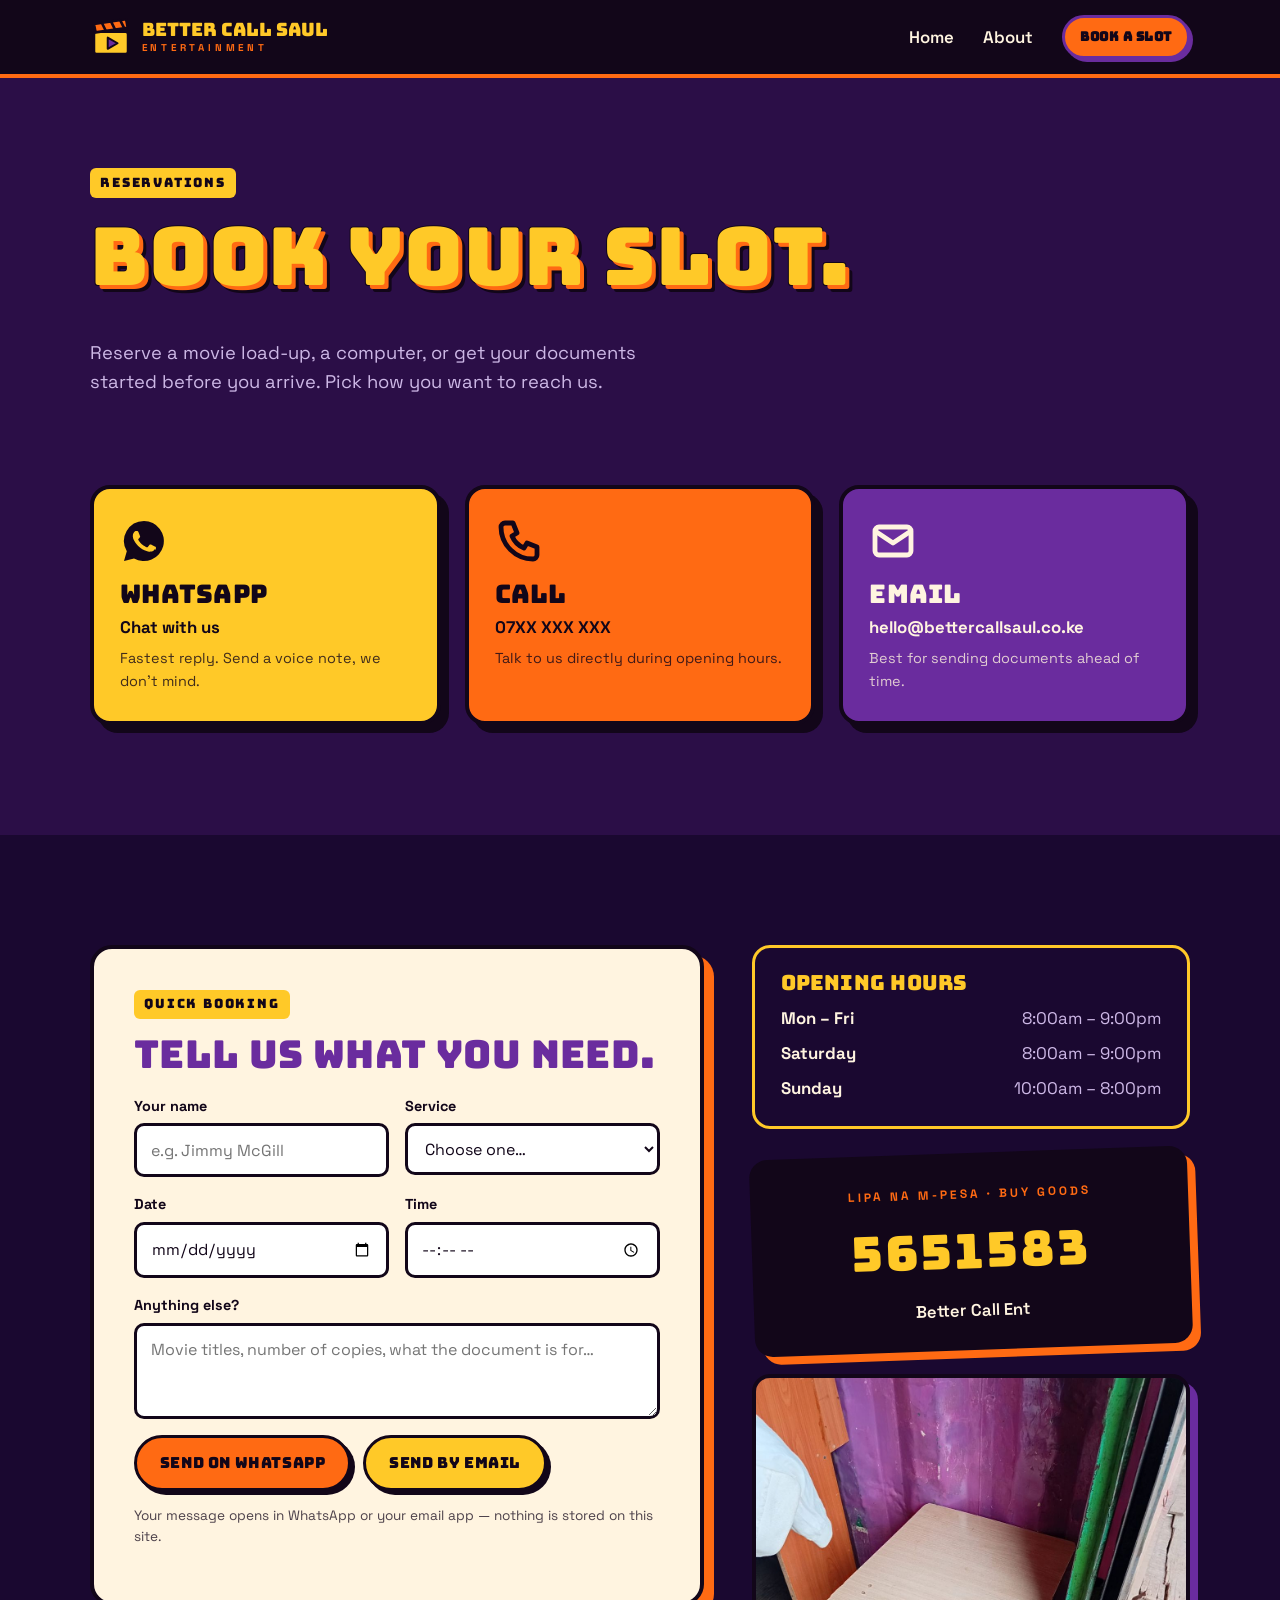
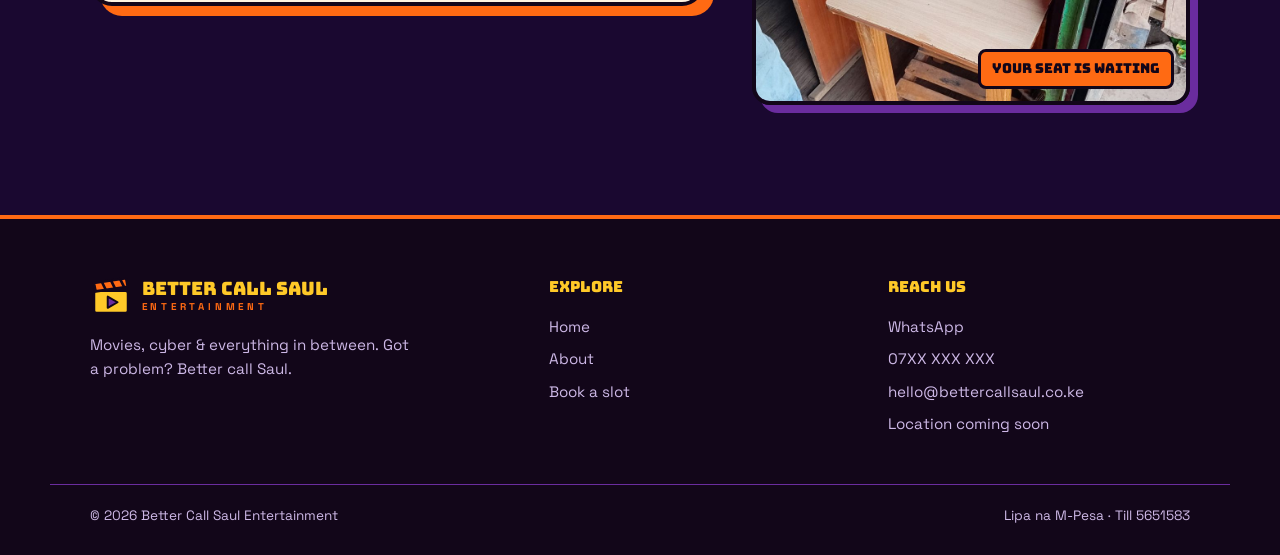
<file: reservation.html>
<!DOCTYPE html>
<html lang="en">
<head>
  <meta charset="UTF-8">
  <meta name="viewport" content="width=device-width, initial-scale=1.0">
  <title>Book a Slot | Better Call Saul Entertainment</title>
  <meta name="description" content="Book a slot at Better Call Saul Entertainment via WhatsApp, call or email.">
  <meta name="theme-color" content="#120619">
  <link rel="icon" href="data:image/svg+xml,<svg xmlns='http://www.w3.org/2000/svg' viewBox='0 0 64 64'><rect x='6' y='22' width='52' height='36' rx='4' fill='%23FFC928' stroke='%23120619' stroke-width='4'/><path d='M6 10l50-6 2 14-50 6z' fill='%23FF6A13' stroke='%23120619' stroke-width='4' stroke-linejoin='round'/></svg>">
  <link rel="preconnect" href="https://fonts.googleapis.com">
  <link rel="preconnect" href="https://fonts.gstatic.com" crossorigin>
  <link href="https://fonts.googleapis.com/css2?family=Bungee&family=Space+Grotesk:wght@400;500;600;700&display=swap" rel="stylesheet">
  <link rel="stylesheet" href="main.css">
</head>
<body>

  <header class="site-header">
    <nav class="wrap nav" aria-label="Main">
      <a href="index.html" class="logo" aria-label="Better Call Saul Entertainment home">
        <svg class="logo-mark" viewBox="0 0 64 64" aria-hidden="true">
          <rect x="6" y="24" width="52" height="34" rx="4" fill="#FFC928" stroke="#120619" stroke-width="4"/>
          <path d="M6 12 L55 5 L57.5 18 L8.5 25 Z" fill="#FF6A13" stroke="#120619" stroke-width="4" stroke-linejoin="round"/>
          <path d="M18 10.3 L24 22.5 M32 8.3 L38 20.5 M46 6.3 L52 18.5" stroke="#120619" stroke-width="4"/>
          <path d="M27 33 L27 50 L42 41.5 Z" fill="#6A2C9E" stroke="#120619" stroke-width="3" stroke-linejoin="round"/>
        </svg>
        <span class="logo-text"><strong>Better Call Saul</strong><span>ENTERTAINMENT</span></span>
      </a>
      <button class="nav-toggle" aria-label="Open menu" aria-expanded="false"><span></span><span></span><span></span></button>
      <ul class="nav-links">
        <li><a href="index.html">Home</a></li>
        <li><a href="about.html">About</a></li>
        <li><a href="reservation.html" class="btn btn-orange">Book a slot</a></li>
      </ul>
    </nav>
  </header>

  <main>
    <section class="page-hero">
      <div class="wrap">
        <span class="eyebrow reveal">Reservations</span>
        <h1 class="graffiti reveal">Book your slot.</h1>
        <p class="lead reveal">Reserve a movie load-up, a computer, or get your documents started before you arrive. Pick how you want to reach us.</p>
      </div>
    </section>

    <section style="padding-bottom: clamp(64px, 9vw, 110px);">
      <div class="wrap contact-cards">
        <a href="#" data-wa class="contact-card cc-wa reveal">
          <svg viewBox="0 0 24 24" fill="currentColor" aria-hidden="true"><path d="M12 2a10 10 0 0 0-8.6 15.1L2 22l5-1.3A10 10 0 1 0 12 2zm5.3 14.1c-.2.6-1.3 1.2-1.8 1.2-.5.1-1 .2-3.3-.7-2.8-1.1-4.5-3.9-4.7-4.1-.1-.2-1.1-1.5-1.1-2.9 0-1.4.7-2 1-2.3.2-.3.5-.3.7-.3h.5c.2 0 .4 0 .6.5l.8 2c.1.2.1.4 0 .5l-.3.5-.4.4c-.1.2-.3.3-.1.6.2.3.8 1.3 1.7 2.1 1.2 1 2.1 1.3 2.4 1.5.3.1.5.1.6-.1l.9-1.1c.2-.3.4-.2.7-.1l1.9.9c.3.1.5.2.5.3.1.2.1.8-.1 1.4z"/></svg>
          <h3>WhatsApp</h3>
          <span class="value">Chat with us</span>
          <span class="hint">Fastest reply. Send a voice note, we don't mind.</span>
        </a>
        <a href="#" data-call class="contact-card cc-call reveal d1">
          <svg viewBox="0 0 24 24" fill="none" stroke="currentColor" stroke-width="2.4" stroke-linejoin="round" aria-hidden="true"><path d="M5 3h4l2 5-2.5 1.5a11 11 0 0 0 6 6L16 13l5 2v4a2 2 0 0 1-2 2A16 16 0 0 1 3 5a2 2 0 0 1 2-2z"/></svg>
          <h3>Call</h3>
          <span class="value" data-text="phone">07XX XXX XXX</span>
          <span class="hint">Talk to us directly during opening hours.</span>
        </a>
        <a href="#" data-mail class="contact-card cc-mail reveal d2">
          <svg viewBox="0 0 24 24" fill="none" stroke="currentColor" stroke-width="2.4" stroke-linejoin="round" aria-hidden="true"><rect x="3" y="5" width="18" height="14" rx="2"/><path d="M3 7l9 6 9-6"/></svg>
          <h3>Email</h3>
          <span class="value" data-text="email">hello@bettercallsaul.co.ke</span>
          <span class="hint">Best for sending documents ahead of time.</span>
        </a>
      </div>
    </section>

    <section class="section" style="background: var(--purple-ink);">
      <div class="wrap booking">
        <form class="form-card reveal" id="booking-form">
          <span class="eyebrow">Quick booking</span>
          <h2>Tell us what you need.</h2>
          <div class="field-row">
            <div class="field">
              <label for="name">Your name</label>
              <input id="name" name="name" type="text" placeholder="e.g. Jimmy McGill" required autocomplete="name">
            </div>
            <div class="field">
              <label for="service">Service</label>
              <select id="service" name="service" required>
                <option value="" disabled selected>Choose one…</option>
                <optgroup label="Movies">
                  <option>Movies / series load-up</option>
                  <option>DVD burning</option>
                </optgroup>
                <optgroup label="Govt &amp; eCitizen">
                  <option>KRA returns / application</option>
                  <option>Passport application</option>
                  <option>eCitizen services</option>
                  <option>NSSF / NHIF</option>
                  <option>Certificate of good conduct</option>
                  <option>Driving licence renewal</option>
                </optgroup>
                <optgroup label="Print studio">
                  <option>Printing / photocopy</option>
                  <option>Scanning</option>
                  <option>Lamination</option>
                  <option>Business cards</option>
                  <option>Passport photos</option>
                </optgroup>
                <optgroup label="Other">
                  <option>CBC homework / research</option>
                  <option>Computer &amp; browsing time</option>
                  <option>Phone accessories</option>
                  <option>Something else</option>
                </optgroup>
              </select>
            </div>
          </div>
          <div class="field-row">
            <div class="field">
              <label for="date">Date</label>
              <input id="date" name="date" type="date">
            </div>
            <div class="field">
              <label for="time">Time</label>
              <input id="time" name="time" type="time">
            </div>
          </div>
          <div class="field">
            <label for="notes">Anything else?</label>
            <textarea id="notes" name="notes" placeholder="Movie titles, number of copies, what the document is for…"></textarea>
          </div>
          <div class="form-actions">
            <button type="submit" value="whatsapp" class="btn btn-orange">Send on WhatsApp</button>
            <button type="submit" value="email" class="btn btn-yellow">Send by email</button>
          </div>
          <p class="form-note">Your message opens in WhatsApp or your email app — nothing is stored on this site.</p>
        </form>

        <div class="side-stack">
          <div class="hours reveal d1">
            <h3>Opening hours</h3>
            <dl data-hours></dl>
          </div>
          <div class="till reveal d2" style="transform: rotate(-2deg);">
            <small>LIPA NA M-PESA · BUY GOODS</small>
            <strong>5651583</strong>
            <span>Better Call Ent</span>
          </div>
          <figure class="seat-photo reveal d3" style="margin:0">
            <img src="images/bcs-16-stool-mural.jpg" alt="A wooden stool waiting by the door against the purple painted wall" loading="lazy" width="1050" height="1400">
            <span>Your seat is waiting</span>
          </figure>
        </div>
      </div>
    </section>
  </main>

  <footer class="site-footer">
    <div class="wrap footer-grid">
      <div>
        <a href="index.html" class="logo">
          <svg class="logo-mark" viewBox="0 0 64 64" aria-hidden="true">
            <rect x="6" y="24" width="52" height="34" rx="4" fill="#FFC928" stroke="#120619" stroke-width="4"/>
            <path d="M6 12 L55 5 L57.5 18 L8.5 25 Z" fill="#FF6A13" stroke="#120619" stroke-width="4" stroke-linejoin="round"/>
            <path d="M18 10.3 L24 22.5 M32 8.3 L38 20.5 M46 6.3 L52 18.5" stroke="#120619" stroke-width="4"/>
            <path d="M27 33 L27 50 L42 41.5 Z" fill="#6A2C9E" stroke="#120619" stroke-width="3" stroke-linejoin="round"/>
          </svg>
          <span class="logo-text"><strong>Better Call Saul</strong><span>ENTERTAINMENT</span></span>
        </a>
        <p class="footer-tag">Movies, cyber &amp; everything in between. Got a problem? Better call Saul.</p>
      </div>
      <div>
        <h4>Explore</h4>
        <ul>
          <li><a href="index.html">Home</a></li>
          <li><a href="about.html">About</a></li>
          <li><a href="reservation.html">Book a slot</a></li>
        </ul>
      </div>
      <div>
        <h4>Reach us</h4>
        <ul>
          <li><a href="#" data-wa>WhatsApp</a></li>
          <li><a href="#" data-call data-text="phone">07XX XXX XXX</a></li>
          <li><a href="#" data-mail data-text="email">hello@bettercallsaul.co.ke</a></li>
          <li data-text="location" style="color: var(--muted);">Location coming soon</li>
        </ul>
      </div>
    </div>
    <div class="wrap footer-bottom">
      <span>© <span data-text="year">2026</span> Better Call Saul Entertainment</span>
      <span>Lipa na M-Pesa · Till 5651583</span>
    </div>
  </footer>

  <script src="main.js"></script>
</body>
</html>
</file>
<file: main.css>
/* =========================================================
   Better Call Saul Entertainment — main stylesheet
   Brand: purple / yellow / orange. Solid colours only.
   ========================================================= */

:root {
    --purple: #6A2C9E;
    --purple-deep: #2B0E47;
    --purple-ink: #1A0830;
    --yellow: #FFC928;
    --orange: #FF6A13;
    --cream: #FFF4E0;
    --ink: #120619;
    --muted: #CDB8E6;

    --font-display: "Bungee", "Impact", sans-serif;
    --font-body: "Space Grotesk", system-ui, sans-serif;

    --radius: 14px;
    --wrap: 1180px;
    --gutter: clamp(16px, 4vw, 40px);
}

*,
*::before,
*::after {
    box-sizing: border-box;
}

html {
    scroll-behavior: smooth;
}

body {
    margin: 0;
    background: var(--purple-deep);
    color: var(--cream);
    font-family: var(--font-body);
    font-size: 1.05rem;
    line-height: 1.6;
    overflow-x: hidden;
}

img {
    display: block;
    max-width: 100%;
    height: auto;
}

a {
    color: inherit;
}

h1,
h2,
h3 {
    font-family: var(--font-display);
    font-weight: 400;
    line-height: 1.05;
    margin: 0 0 .5em;
    letter-spacing: .01em;
}

p {
    margin: 0 0 1em;
}

.wrap {
    width: 100%;
    max-width: var(--wrap);
    margin: 0 auto;
    padding: 0 var(--gutter);
}

.section {
    padding: clamp(64px, 9vw, 110px) 0;
}

.eyebrow {
    display: inline-block;
    font-family: var(--font-display);
    font-size: .8rem;
    letter-spacing: .14em;
    color: var(--ink);
    background: var(--yellow);
    padding: .35em .8em;
    border-radius: 6px;
    margin-bottom: 1rem;
}

.section-title {
    font-size: clamp(2rem, 5vw, 3.4rem);
    color: var(--yellow);
}

.lead {
    font-size: 1.15rem;
    color: var(--muted);
    max-width: 46ch;
}

/* Graffiti-style headline: like the lettering painted on the shop wall */
.graffiti {
    color: var(--yellow);
    -webkit-text-stroke: 2px var(--ink);
    paint-order: stroke fill;
    text-shadow: 4px 4px 0 var(--orange), 7px 7px 0 var(--ink);
}

/* ---------- Buttons ---------- */
.btn {
    display: inline-flex;
    align-items: center;
    gap: .55em;
    font-family: var(--font-display);
    font-size: .95rem;
    letter-spacing: .04em;
    text-decoration: none;
    padding: .95em 1.5em;
    border: 3px solid var(--ink);
    border-radius: 999px;
    cursor: pointer;
    transition: transform .18s ease, box-shadow .18s ease;
    box-shadow: 4px 4px 0 var(--ink);
}

.btn:hover {
    transform: translate(-2px, -2px);
    box-shadow: 6px 6px 0 var(--ink);
}

.btn:active {
    transform: translate(2px, 2px);
    box-shadow: 1px 1px 0 var(--ink);
}

.btn svg {
    width: 1.2em;
    height: 1.2em;
    flex: none;
}

.btn-orange {
    background: var(--orange);
    color: var(--ink);
}

.btn-yellow {
    background: var(--yellow);
    color: var(--ink);
}

.btn-ghost {
    background: var(--cream);
    color: var(--ink);
}

/* ---------- Header / nav ---------- */
.site-header {
    position: sticky;
    top: 0;
    z-index: 50;
    background: var(--ink);
    border-bottom: 4px solid var(--orange);
}

.nav {
    display: flex;
    align-items: center;
    justify-content: space-between;
    height: 74px;
}

.logo {
    display: flex;
    align-items: center;
    gap: .6rem;
    text-decoration: none;
}

.logo-mark {
    width: 42px;
    height: 42px;
    flex: none;
}

.logo-text {
    display: flex;
    flex-direction: column;
    line-height: 1;
}

.logo-text strong {
    font-family: var(--font-display);
    font-weight: 400;
    font-size: 1.15rem;
    color: var(--yellow);
}

.logo-text span {
    font-size: .62rem;
    letter-spacing: .38em;
    color: var(--orange);
    margin-top: 4px;
    font-weight: 700;
}

.nav-links {
    display: flex;
    align-items: center;
    gap: 1.8rem;
    list-style: none;
    margin: 0;
    padding: 0;
}

.nav-links a {
    text-decoration: none;
    font-weight: 600;
    position: relative;
    padding: .3em 0;
}

.nav-links a:not(.btn)::after {
    content: "";
    position: absolute;
    left: 0;
    bottom: -2px;
    width: 100%;
    height: 3px;
    background: var(--yellow);
    transform: scaleX(0);
    transform-origin: left;
    transition: transform .25s ease;
}

.nav-links a:not(.btn):hover::after,
.nav-links a[aria-current="page"]::after {
    transform: scaleX(1);
}

.nav-links a[aria-current="page"] {
    color: var(--yellow);
}

.nav-links .btn {
    padding: .7em 1.2em;
    font-size: .8rem;
    box-shadow: 3px 3px 0 var(--purple);
    border-color: var(--purple);
}

.nav-toggle {
    display: none;
    background: none;
    border: 0;
    padding: 8px;
    cursor: pointer;
}

.nav-toggle span {
    display: block;
    width: 26px;
    height: 3px;
    margin: 5px 0;
    background: var(--yellow);
    transition: transform .25s ease, opacity .25s ease;
}

.nav-open .nav-toggle span:nth-child(1) {
    transform: translateY(8px) rotate(45deg);
}

.nav-open .nav-toggle span:nth-child(2) {
    opacity: 0;
}

.nav-open .nav-toggle span:nth-child(3) {
    transform: translateY(-8px) rotate(-45deg);
}

/* ---------- Hero ---------- */
.hero {
    position: relative;
    padding: clamp(48px, 7vw, 90px) 0 clamp(64px, 8vw, 100px);
    overflow: hidden;
}

.hero-grid {
    display: grid;
    grid-template-columns: 1.05fr 1fr;
    gap: clamp(32px, 5vw, 64px);
    align-items: center;
}

.hero h1 {
    font-size: clamp(2.8rem, 7.4vw, 5.6rem);
    margin-bottom: .35em;
}

.hero h1 .line {
    display: block;
}

.hero h1 .l2 {
    color: var(--orange);
    text-shadow: 4px 4px 0 var(--yellow), 7px 7px 0 var(--ink);
}

.hero h1 .l3 {
    color: var(--cream);
    text-shadow: 4px 4px 0 var(--purple), 7px 7px 0 var(--ink);
}

.hero-actions {
    display: flex;
    flex-wrap: wrap;
    gap: 1rem;
    margin-top: 1.8rem;
}

.live-badge {
    display: inline-flex;
    align-items: center;
    gap: .6em;
    font-weight: 700;
    font-size: .85rem;
    letter-spacing: .12em;
    text-transform: uppercase;
    color: var(--yellow);
    border: 2px solid var(--yellow);
    border-radius: 999px;
    padding: .4em 1em;
    margin-bottom: 1.4rem;
}

.live-badge i {
    width: 10px;
    height: 10px;
    border-radius: 50%;
    background: var(--orange);
    animation: blink 1.1s steps(2, start) infinite;
}

/* Marquee frame with light bulbs, like an old cinema sign */
.marquee-frame {
    position: relative;
    background: var(--yellow);
    border: 4px solid var(--ink);
    border-radius: 20px;
    padding: 26px;
    box-shadow: 10px 10px 0 var(--orange);
    transform: rotate(1.5deg);
}

.marquee-frame img {
    border: 4px solid var(--ink);
    border-radius: 8px;
    aspect-ratio: 4 / 3;
    object-fit: cover;
    width: 100%;
    animation: projector 6s ease-in-out infinite;
}

.bulbs {
    position: absolute;
    display: flex;
    justify-content: space-between;
    pointer-events: none;
}

.bulbs.top,
.bulbs.bottom {
    left: 22px;
    right: 22px;
    height: 26px;
    align-items: center;
}

.bulbs.top {
    top: 0;
}

.bulbs.bottom {
    bottom: 0;
}

.bulbs.left,
.bulbs.right {
    top: 22px;
    bottom: 22px;
    width: 26px;
    flex-direction: column;
    align-items: center;
}

.bulbs.left {
    left: 0;
}

.bulbs.right {
    right: 0;
}

.bulbs span {
    width: 10px;
    height: 10px;
    border-radius: 50%;
    background: var(--cream);
    border: 2px solid var(--ink);
    animation: bulb 1.2s steps(1) infinite;
}

.bulbs span:nth-child(even) {
    animation-delay: .6s;
}

.ticket-tag {
    position: absolute;
    left: -18px;
    bottom: -26px;
    background: var(--purple);
    color: var(--cream);
    font-family: var(--font-display);
    font-size: .85rem;
    padding: .7em 1.1em;
    border: 3px solid var(--ink);
    border-radius: 8px;
    transform: rotate(-6deg);
    box-shadow: 4px 4px 0 var(--ink);
}

.ticket-tag b {
    color: var(--yellow);
    font-weight: 400;
}

/* ---------- Ticker band ---------- */
.ticker {
    background: var(--orange);
    color: var(--ink);
    border-top: 4px solid var(--ink);
    border-bottom: 4px solid var(--ink);
    overflow: hidden;
    white-space: nowrap;
    transform: rotate(-1.2deg);
    margin: 0 -2vw;
}

.ticker-track {
    display: inline-flex;
    animation: ticker 38s linear infinite;
}

.ticker-track span {
    font-family: var(--font-display);
    font-size: clamp(1rem, 2.2vw, 1.4rem);
    padding: .7em 0;
}

.ticker-track span::after {
    content: "★";
    color: var(--purple);
    margin: 0 1.1em;
}

.ticker:hover .ticker-track {
    animation-play-state: paused;
}

/* ---------- Two scenes (movie / cyber) ---------- */
.scenes {
    display: grid;
    grid-template-columns: 1fr 1fr;
    gap: 28px;
    margin-top: 2.5rem;
}

.scene {
    position: relative;
    border: 4px solid var(--ink);
    border-radius: 22px;
    overflow: hidden;
    box-shadow: 8px 8px 0 var(--ink);
    display: flex;
    flex-direction: column;
    transition: transform .3s ease;
}

.scene:hover {
    transform: translateY(-6px) rotate(-.4deg);
}

.scene-img {
    aspect-ratio: 16 / 10;
    overflow: hidden;
    border-bottom: 4px solid var(--ink);
}

.scene-img img {
    width: 100%;
    height: 100%;
    object-fit: cover;
    transition: transform .6s ease;
}

.scene:hover .scene-img img {
    transform: scale(1.06);
}

.scene-body {
    padding: 26px 26px 30px;
    flex: 1;
}

.scene-body h3 {
    font-size: clamp(1.6rem, 3vw, 2.2rem);
}

.scene-movie {
    background: var(--purple);
}

.scene-movie h3 {
    color: var(--yellow);
}

.scene-cyber {
    background: var(--yellow);
    color: var(--ink);
}

.scene-cyber h3 {
    color: var(--purple-ink);
}

.scene .tag {
    position: absolute;
    top: 16px;
    left: 16px;
    font-family: var(--font-display);
    font-size: .75rem;
    padding: .45em .8em;
    border-radius: 6px;
    border: 3px solid var(--ink);
    background: var(--orange);
    color: var(--ink);
}

.chip-list {
    display: flex;
    flex-wrap: wrap;
    gap: .5rem;
    list-style: none;
    padding: 0;
    margin: 1rem 0 0;
}

.chip-list li {
    font-size: .88rem;
    font-weight: 600;
    padding: .35em .85em;
    border-radius: 999px;
    border: 2px solid currentColor;
}

/* ---------- Ticket cards (services) ---------- */
.tickets {
    display: grid;
    grid-template-columns: repeat(auto-fit, minmax(250px, 1fr));
    gap: 26px;
    margin-top: 2.5rem;
}

.ticket {
    --bg: var(--cream);
    --notch: var(--purple-ink);
    position: relative;
    background: var(--bg);
    color: var(--ink);
    border-radius: 16px;
    padding: 0;
    display: flex;
    flex-direction: column;
    transition: transform .25s ease;
}

.ticket:hover {
    transform: rotate(-1.5deg) translateY(-6px);
}

.ticket:nth-child(even):hover {
    transform: rotate(1.5deg) translateY(-6px);
}

.ticket::before,
.ticket::after {
    content: "";
    position: absolute;
    top: 86px;
    width: 26px;
    height: 26px;
    border-radius: 50%;
    background: var(--notch);
}

.ticket::before {
    left: -13px;
}

.ticket::after {
    right: -13px;
}

.ticket-head {
    padding: 22px 24px 18px;
    height: 99px;
    border-bottom: 3px dashed var(--ink);
}

.ticket-head small {
    display: block;
    font-weight: 700;
    font-size: .72rem;
    letter-spacing: .25em;
    opacity: .7;
}

.ticket-head h3 {
    font-size: 1.35rem;
    margin: .25em 0 0;
}

.ticket ul {
    list-style: none;
    padding: 18px 24px 24px;
    margin: 0;
}

.ticket li {
    padding: .4em 0;
    border-bottom: 1px solid currentColor;
    border-bottom-color: rgba(18, 6, 25, .15);
    font-weight: 500;
    display: flex;
    gap: .6em;
}

.ticket li:last-child {
    border-bottom: 0;
}

.ticket li::before {
    content: "▸";
    color: var(--orange);
    font-weight: 700;
}

.ticket.t-yellow {
    --bg: var(--yellow);
}

.ticket.t-orange {
    --bg: var(--orange);
}

.ticket.t-orange li::before {
    color: var(--purple-ink);
}

.ticket.t-purple {
    --bg: var(--purple);
    color: var(--cream);
}

.ticket.t-purple .ticket-head {
    border-color: var(--cream);
}

.ticket.t-purple li {
    border-bottom-color: rgba(255, 244, 224, .2);
}

.ticket.t-purple li::before {
    color: var(--yellow);
}

.board-split {
    display: grid;
    grid-template-columns: 380px 1fr;
    gap: clamp(32px, 5vw, 60px);
    align-items: start;
}

.board-photo {
    position: sticky;
    top: 100px;
    border: 4px solid var(--ink);
    border-radius: 18px;
    overflow: hidden;
    box-shadow: 10px 10px 0 var(--yellow);
    transform: rotate(-2deg);
}

.board-photo figcaption {
    background: var(--ink);
    color: var(--yellow);
    font-family: var(--font-display);
    font-size: .8rem;
    padding: .8em 1em;
}

.board-split .tickets {
    margin-top: 1.5rem;
    grid-template-columns: repeat(auto-fit, minmax(230px, 1fr));
}

/* ---------- Filmstrip gallery ---------- */
.filmstrip {
    background: var(--ink);
    border-top: 14px dashed var(--cream);
    border-bottom: 14px dashed var(--cream);
    padding: 18px 0;
    overflow: hidden;
    outline: 10px solid var(--ink);
    outline-offset: -1px;
}

.film-track {
    display: flex;
    gap: 18px;
    width: max-content;
    animation: film 60s linear infinite;
}

.filmstrip:hover .film-track {
    animation-play-state: paused;
}

.frame {
    margin: 0;
    width: 280px;
    flex: none;
    position: relative;
    border-radius: 6px;
    overflow: hidden;
    background: var(--purple-ink);
}

.frame img {
    width: 100%;
    aspect-ratio: 4 / 3;
    object-fit: cover;
    filter: saturate(1.05);
    transition: transform .4s ease;
}

.frame:hover img {
    transform: scale(1.08);
}

.frame figcaption {
    position: absolute;
    left: 10px;
    bottom: 10px;
    background: var(--yellow);
    color: var(--ink);
    font-weight: 700;
    font-size: .78rem;
    padding: .25em .6em;
    border-radius: 4px;
}

/* ---------- M-Pesa / CTA band ---------- */
.cta-band {
    background: var(--yellow);
    color: var(--ink);
    border-top: 4px solid var(--ink);
    border-bottom: 4px solid var(--ink);
}

.cta-grid {
    display: grid;
    grid-template-columns: 1.3fr 1fr;
    gap: 40px;
    align-items: center;
}

.cta-band h2 {
    font-size: clamp(2rem, 4.6vw, 3.2rem);
    color: var(--purple-ink);
}

.till {
    background: var(--ink);
    color: var(--cream);
    border-radius: 18px;
    padding: 26px 28px;
    box-shadow: 8px 8px 0 var(--orange);
    text-align: center;
    transform: rotate(2deg);
}

.till small {
    letter-spacing: .25em;
    font-weight: 700;
    color: var(--orange);
    font-size: .75rem;
}

.till strong {
    display: block;
    font-family: var(--font-display);
    font-weight: 400;
    font-size: clamp(2.2rem, 5vw, 3rem);
    color: var(--yellow);
    letter-spacing: .06em;
    margin: .15em 0;
}

.till span {
    font-weight: 600;
}

/* ---------- Page hero (inner pages) ---------- */
.page-hero {
    padding: clamp(48px, 7vw, 90px) 0 clamp(40px, 6vw, 70px);
}

.page-hero h1 {
    font-size: clamp(2.6rem, 7vw, 5rem);
}

/* ---------- About ---------- */
.story-grid {
    display: grid;
    grid-template-columns: 1fr 1fr;
    gap: clamp(32px, 5vw, 64px);
    align-items: center;
}

.polaroid {
    background: var(--cream);
    padding: 14px 14px 52px;
    border-radius: 6px;
    box-shadow: 8px 8px 0 var(--ink);
    position: relative;
    transform: rotate(-3deg);
    transition: transform .3s ease;
}

.polaroid:hover {
    transform: rotate(0) scale(1.02);
}

.polaroid img {
    aspect-ratio: 4 / 3;
    object-fit: cover;
    width: 100%;
}

.polaroid figcaption {
    position: absolute;
    left: 0;
    right: 0;
    bottom: 14px;
    text-align: center;
    color: var(--ink);
    font-family: var(--font-display);
    font-size: .85rem;
}

.polaroid.tilt-r {
    transform: rotate(3deg);
}

.polaroid.tilt-r:hover {
    transform: rotate(0) scale(1.02);
}

.inside-grid {
    display: grid;
    grid-template-columns: repeat(3, 1fr);
    gap: 28px;
    margin-top: 2.5rem;
}

.inside-grid .polaroid:nth-child(2) {
    transform: rotate(2deg) translateY(18px);
}

.inside-grid .polaroid:nth-child(2):hover {
    transform: rotate(0) scale(1.02);
}

.inside-grid .polaroid img {
    aspect-ratio: 3 / 4;
}

.why {
    display: grid;
    grid-template-columns: repeat(3, 1fr);
    gap: 24px;
    margin-top: 2.5rem;
}

.why-card {
    border: 3px solid var(--yellow);
    border-radius: var(--radius);
    padding: 28px;
    transition: background .25s ease, color .25s ease;
}

.why-card:hover {
    background: var(--yellow);
    color: var(--ink);
}

.why-card .num {
    font-family: var(--font-display);
    font-size: 2.6rem;
    color: var(--orange);
    line-height: 1;
}

.why-card h3 {
    font-size: 1.3rem;
    margin: .5em 0 .4em;
}

.find-us {
    background: var(--purple);
    border-top: 4px solid var(--ink);
    border-bottom: 4px solid var(--ink);
}

.find-grid {
    display: grid;
    grid-template-columns: 1.2fr 1fr;
    gap: clamp(32px, 5vw, 60px);
    align-items: center;
}

.find-grid .photo {
    border: 4px solid var(--ink);
    border-radius: 18px;
    overflow: hidden;
    box-shadow: 8px 8px 0 var(--yellow);
}

.map-frame {
    border: 4px solid var(--ink);
    border-radius: 18px;
    overflow: hidden;
    box-shadow: 8px 8px 0 var(--orange);
}

.map-frame iframe {
    display: block;
    width: 100%;
    height: clamp(300px, 50vw, 460px);
    border: 0;
}

/* ---------- Reservation ---------- */
.contact-cards {
    display: grid;
    grid-template-columns: repeat(3, 1fr);
    gap: 24px;
}

.contact-card {
    display: flex;
    flex-direction: column;
    gap: .4rem;
    text-decoration: none;
    color: var(--ink);
    border: 4px solid var(--ink);
    border-radius: 20px;
    padding: 28px 26px;
    box-shadow: 8px 8px 0 var(--ink);
    transition: transform .2s ease, box-shadow .2s ease;
}

.contact-card:hover {
    transform: translate(-3px, -3px) rotate(-1deg);
    box-shadow: 12px 12px 0 var(--ink);
}

.contact-card svg {
    width: 48px;
    height: 48px;
    margin-bottom: .6rem;
}

.contact-card h3 {
    font-size: 1.6rem;
    margin: 0;
}

.contact-card .value {
    font-weight: 700;
    font-size: 1.05rem;
    word-break: break-word;
}

.contact-card .hint {
    font-size: .9rem;
    opacity: .8;
}

.cc-wa {
    background: var(--yellow);
}

.cc-call {
    background: var(--orange);
}

.cc-mail {
    background: var(--purple);
    color: var(--cream);
}

.booking {
    display: grid;
    grid-template-columns: 1.4fr 1fr;
    gap: clamp(28px, 4vw, 48px);
    align-items: start;
}

.form-card {
    background: var(--cream);
    color: var(--ink);
    border: 4px solid var(--ink);
    border-radius: 22px;
    padding: clamp(24px, 4vw, 40px);
    box-shadow: 10px 10px 0 var(--orange);
}

.form-card h2 {
    color: var(--purple);
    font-size: clamp(1.7rem, 3.6vw, 2.4rem);
}

.field-row {
    display: grid;
    grid-template-columns: 1fr 1fr;
    gap: 16px;
}

.field {
    display: flex;
    flex-direction: column;
    gap: .35rem;
    margin-bottom: 16px;
}

.field label {
    font-weight: 700;
    font-size: .9rem;
}

.field input,
.field select,
.field textarea {
    font: inherit;
    font-size: 1rem;
    color: var(--ink);
    background: #fff;
    border: 3px solid var(--ink);
    border-radius: 10px;
    padding: .7em .85em;
    width: 100%;
    transition: border-color .2s ease, box-shadow .2s ease;
}

.field input:focus,
.field select:focus,
.field textarea:focus {
    outline: none;
    border-color: var(--purple);
    box-shadow: 4px 4px 0 var(--yellow);
}

.field textarea {
    min-height: 96px;
    resize: vertical;
}

.form-actions {
    display: flex;
    flex-wrap: wrap;
    gap: 12px;
    margin-top: 8px;
}

.form-note {
    font-size: .85rem;
    margin-top: 14px;
    opacity: .75;
}

.side-stack {
    display: flex;
    flex-direction: column;
    gap: 24px;
}

.hours {
    border: 3px solid var(--yellow);
    border-radius: 18px;
    padding: 24px 26px;
}

.hours h3 {
    color: var(--yellow);
    font-size: 1.3rem;
}

.hours dl {
    margin: 0;
    display: grid;
    grid-template-columns: auto 1fr;
    gap: .5em 1.2em;
}

.hours dt {
    font-weight: 700;
}

.hours dd {
    margin: 0;
    text-align: right;
    color: var(--muted);
}

.seat-photo {
    position: relative;
    border: 4px solid var(--ink);
    border-radius: 18px;
    overflow: hidden;
    box-shadow: 8px 8px 0 var(--purple);
}

.seat-photo img {
    aspect-ratio: 4 / 3;
    object-fit: cover;
    width: 100%;
}

.seat-photo span {
    position: absolute;
    right: 12px;
    bottom: 12px;
    background: var(--orange);
    color: var(--ink);
    font-family: var(--font-display);
    font-size: .85rem;
    padding: .45em .8em;
    border: 3px solid var(--ink);
    border-radius: 8px;
}

/* ---------- Footer ---------- */
.site-footer {
    background: var(--ink);
    border-top: 4px solid var(--orange);
    padding: 56px 0 28px;
    font-size: .95rem;
}

.footer-grid {
    display: grid;
    grid-template-columns: 1.4fr 1fr 1fr;
    gap: 36px;
}

.site-footer h4 {
    font-family: var(--font-display);
    font-weight: 400;
    color: var(--yellow);
    font-size: .95rem;
    margin: 0 0 1rem;
}

.site-footer ul {
    list-style: none;
    padding: 0;
    margin: 0;
}

.site-footer li {
    margin-bottom: .5rem;
}

.site-footer a {
    text-decoration: none;
    color: var(--muted);
    transition: color .2s ease;
}

.site-footer a:hover {
    color: var(--yellow);
}

.footer-tag {
    color: var(--muted);
    max-width: 32ch;
    margin-top: 1rem;
}

.footer-bottom {
    margin-top: 40px;
    padding-top: 20px;
    border-top: 1px solid var(--purple);
    display: flex;
    justify-content: space-between;
    flex-wrap: wrap;
    gap: 10px;
    color: var(--muted);
    font-size: .85rem;
}

/* ---------- Film-leader intro (home, once per visit) ---------- */
.intro {
    position: fixed;
    inset: 0;
    z-index: 100;
    background: var(--ink);
    display: grid;
    place-items: center;
    cursor: pointer;
    transition: opacity .45s ease, visibility .45s ease;
}

.intro.done {
    opacity: 0;
    visibility: hidden;
}

.leader {
    position: relative;
    width: min(60vw, 260px);
    aspect-ratio: 1;
    border-radius: 50%;
    border: 6px solid var(--yellow);
    display: grid;
    place-items: center;
}

.leader::before,
.leader::after {
    content: "";
    position: absolute;
    background: var(--purple);
}

.leader::before {
    width: 2px;
    height: 140%;
}

.leader::after {
    height: 2px;
    width: 140%;
}

.leader .sweep {
    position: absolute;
    inset: 50% auto auto 50%;
    width: 50%;
    height: 4px;
    background: var(--orange);
    transform-origin: 0 50%;
    animation: sweep .6s linear infinite;
    z-index: 1;
}

.leader b {
    position: relative;
    z-index: 2;
    font-family: var(--font-display);
    font-weight: 400;
    font-size: clamp(4rem, 18vw, 7rem);
    color: var(--yellow);
    -webkit-text-stroke: 3px var(--ink);
    paint-order: stroke fill;
}

.intro small {
    position: absolute;
    bottom: 30px;
    color: var(--muted);
    font-size: .8rem;
    letter-spacing: .2em;
}

/* ---------- Scroll reveal ---------- */
.reveal {
    opacity: 0;
    transform: translateY(36px);
    transition: opacity .7s ease, transform .7s ease;
}

.reveal.in {
    opacity: 1;
    transform: none;
}

.reveal.d1 {
    transition-delay: .1s;
}

.reveal.d2 {
    transition-delay: .2s;
}

.reveal.d3 {
    transition-delay: .3s;
}

/* ---------- Keyframes ---------- */
@keyframes blink {
    to {
        visibility: hidden;
    }
}

@keyframes bulb {
    0% {
        background: var(--cream);
    }

    50% {
        background: var(--orange);
    }
}

@keyframes ticker {
    to {
        transform: translateX(-50%);
    }
}

@keyframes film {
    to {
        transform: translateX(-50%);
    }
}

@keyframes sweep {
    to {
        transform: rotate(360deg);
    }
}

@keyframes projector {

    0%,
    100% {
        filter: brightness(1);
    }

    48% {
        filter: brightness(1);
    }

    50% {
        filter: brightness(1.12);
    }

    52% {
        filter: brightness(.96);
    }

    54% {
        filter: brightness(1.06);
    }
}

/* ---------- Responsive ---------- */
@media (max-width: 960px) {

    .hero-grid,
    .story-grid,
    .cta-grid,
    .find-grid,
    .booking {
        grid-template-columns: 1fr;
    }

    .board-split {
        grid-template-columns: 1fr;
    }

    .board-photo {
        position: relative;
        top: 0;
        max-width: 380px;
        margin: 0 auto;
    }

    .contact-cards {
        grid-template-columns: 1fr;
    }

    .footer-grid {
        grid-template-columns: 1fr 1fr;
    }

    .footer-grid> :first-child {
        grid-column: 1 / -1;
    }

    .hero-media {
        max-width: 560px;
        margin: 0 auto;
        width: 100%;
    }
}

@media (max-width: 820px) {
    .nav-toggle {
        display: block;
    }

    .nav-links {
        position: absolute;
        top: 74px;
        left: 0;
        right: 0;
        flex-direction: column;
        align-items: stretch;
        gap: 0;
        background: var(--ink);
        border-bottom: 4px solid var(--orange);
        padding: 8px var(--gutter) 20px;
        display: none;
    }

    .nav-open .nav-links {
        display: flex;
    }

    .nav-links li a:not(.btn) {
        display: block;
        padding: .9em 0;
        border-bottom: 1px solid var(--purple);
    }

    .nav-links li a:not(.btn)::after {
        display: none;
    }

    .nav-links .btn {
        margin-top: 16px;
        justify-content: center;
        width: 100%;
    }

    .scenes,
    .why,
    .inside-grid {
        grid-template-columns: 1fr;
    }

    .inside-grid .polaroid:nth-child(2) {
        transform: rotate(2deg);
    }
}

@media (max-width: 560px) {
    .field-row {
        grid-template-columns: 1fr;
    }

    .footer-grid {
        grid-template-columns: 1fr;
    }

    .marquee-frame {
        padding: 22px;
        transform: none;
        box-shadow: 6px 6px 0 var(--orange);
    }

    .ticket-tag {
        left: 8px;
        bottom: -22px;
        font-size: .75rem;
    }

    .frame {
        width: 220px;
    }

    .btn {
        padding: .85em 1.25em;
    }

    .hero-actions .btn {
        flex: 1 1 auto;
        justify-content: center;
    }
}

@media (prefers-reduced-motion: reduce) {

    *,
    *::before,
    *::after {
        animation-duration: .001ms !important;
        animation-iteration-count: 1 !important;
        transition-duration: .001ms !important;
        scroll-behavior: auto !important;
    }

    .reveal {
        opacity: 1;
        transform: none;
    }

    .intro {
        display: none;
    }
}
</file>
